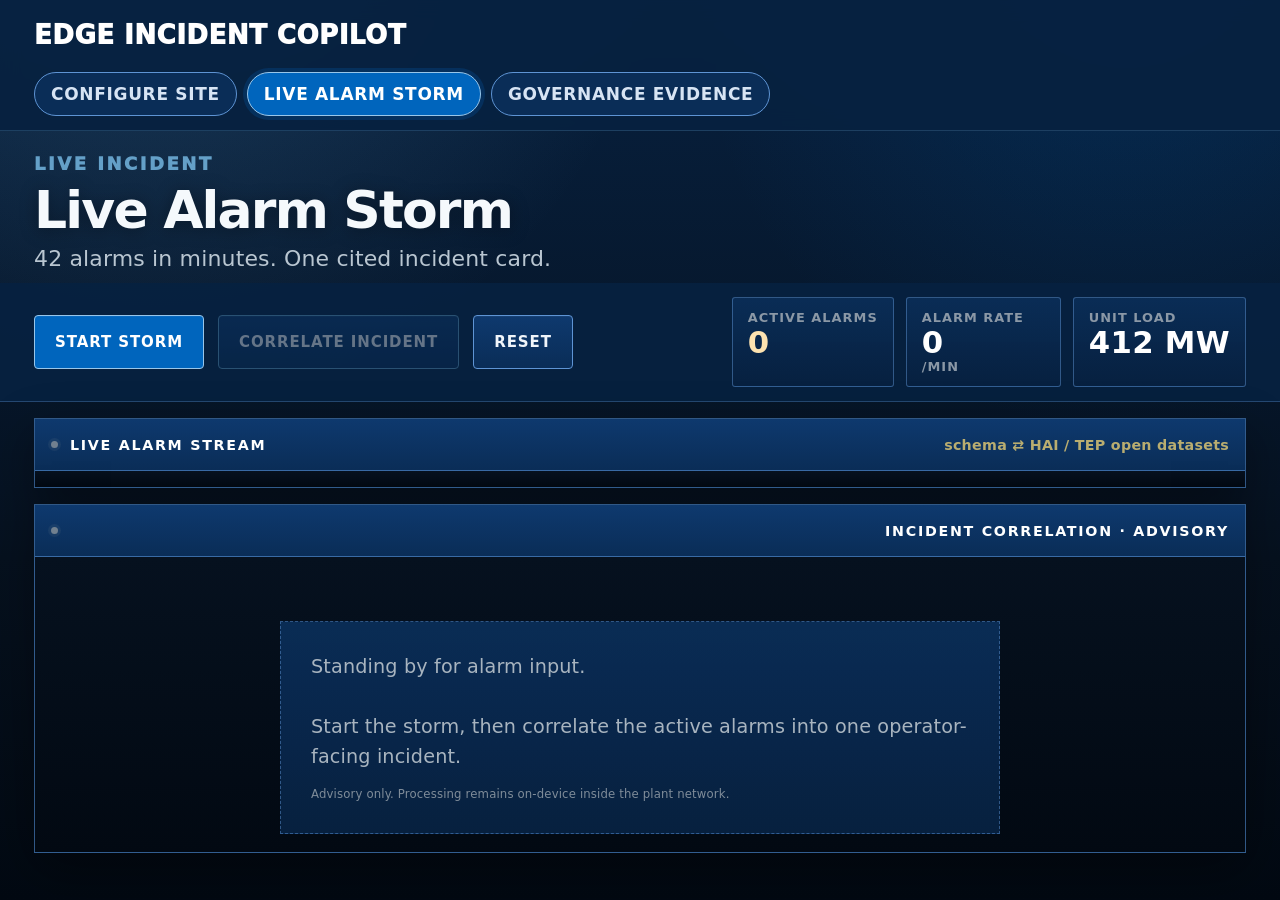
<file: alarm_storm_demo.html>
<!DOCTYPE html>
<html lang="en">
<head>
<meta charset="UTF-8">
<meta name="viewport" content="width=device-width, initial-scale=1.0">
<title>Live Alarm Storm - Edge Incident Copilot</title>
<style>
  :root{
    --bg:#070b0f;
    --bg2:#0b1117;
    --panel:#111820;
    --panel2:#0d141b;
    --panel3:#151e27;
    --line:#26313d;
    --line-soft:#1a232d;
    --text:#d9e2ea;
    --muted:#8b98a6;
    --faint:#5f6d7b;
    --steel:#aab6c2;
    --blue:#6f9fbe;
    --green:#75b77b;
    --red:#d85a5a;
    --orange:#d98a46;
    --yellow:#cbb75a;
    --dim-sev:#778392;
    --shadow:0 18px 50px rgba(0,0,0,.38);
    font-size:15px;
  }
  *{box-sizing:border-box; margin:0; padding:0;}
  html,body{height:100%;}
  body{
    min-height:100vh;
    overflow:hidden;
    display:flex;
    flex-direction:column;
    color:var(--text);
    font-family:"Aptos Display","Segoe UI Variable","Segoe UI",Roboto,system-ui,-apple-system,BlinkMacSystemFont,sans-serif;
    background:
      radial-gradient(circle at 12% -12%, rgba(73,91,108,.24), transparent 34%),
      linear-gradient(180deg,#0a0f14 0%,#070b0f 58%,#05080b 100%);
    letter-spacing:.01em;
  }
  body::before{
    content:"";
    position:fixed;
    inset:0;
    pointer-events:none;
    opacity:.26;
    background-image:linear-gradient(rgba(255,255,255,.025) 1px, transparent 1px),linear-gradient(90deg, rgba(255,255,255,.018) 1px, transparent 1px);
    background-size:32px 32px,32px 32px;
  }

  .statusHooks{display:none;}
  .badge{
    display:inline-flex;
    align-items:center;
    min-height:24px;
    padding:3px 9px;
    border-radius:3px;
    border:1px solid var(--line);
    background:#111922;
    color:#b8c4ce;
    font-size:.68rem;
    font-weight:800;
    letter-spacing:.07em;
    text-transform:uppercase;
    white-space:nowrap;
  }
  .badge.offline{background:#132015; color:#a9d5a9; border-color:#315437;}
  .badge.llm{background:#121b23; color:#b7cad8; border-color:#334657;}
  .badge.data{background:#171a20; color:#d4c47a; border-color:#5c5130;}

  .toolbar{
    position:relative;
    z-index:1;
    display:grid;
    grid-template-columns:auto auto auto 1fr;
    gap:10px;
    align-items:center;
    padding:12px 18px;
    background:rgba(12,19,26,.92);
    border-bottom:1px solid var(--line-soft);
  }
  button{
    font-family:inherit;
    font-size:.86rem;
    font-weight:800;
    letter-spacing:.06em;
    text-transform:uppercase;
    padding:10px 16px;
    border-radius:3px;
    border:1px solid #344250;
    cursor:pointer;
    background:linear-gradient(180deg,#1a2530,#121a22);
    color:#d3dde5;
    transition:border-color .15s, background .15s, transform .15s;
    box-shadow:inset 0 1px 0 rgba(255,255,255,.04);
  }
  button:hover{border-color:#698094; background:linear-gradient(180deg,#202c38,#151f28);}
  button:active{transform:translateY(1px);}
  button:disabled{opacity:.38; cursor:not-allowed; transform:none;}
  #btnStorm{border-color:#8e633a; color:#f0c38f;}
  #btnCorrelate{border-color:#526f86; color:#d6e5ef;}
  #btnCorrelate.pulse{animation:pulse 1.3s infinite;}
  @keyframes pulse{0%,100%{box-shadow:0 0 0 0 rgba(111,159,190,.34);}50%{box-shadow:0 0 0 7px rgba(111,159,190,0);}}

  .stats{
    justify-self:end;
    display:grid;
    grid-template-columns:repeat(3, minmax(112px,auto));
    gap:10px;
    color:var(--muted);
    font-size:.72rem;
    font-weight:800;
    letter-spacing:.08em;
    text-transform:uppercase;
  }
  .stats span{
    display:flex;
    flex-direction:column;
    gap:1px;
    min-width:112px;
    padding:8px 12px;
    background:#0b1117;
    border:1px solid var(--line-soft);
    border-radius:3px;
  }
  .stats b{color:#edf3f7; font-size:1.55rem; line-height:1.05; letter-spacing:.01em;}
  .stats .alarmcount b{color:#ffb5aa;}

  main{
    position:relative;
    z-index:1;
    flex:1;
    display:grid;
    grid-template-columns:minmax(420px,.95fr) minmax(480px,1.05fr);
    gap:12px;
    min-height:0;
    padding:12px;
  }

  .alarmPanel,
  .incidentPanel{
    display:flex;
    flex-direction:column;
    min-height:0;
    overflow:hidden;
    background:linear-gradient(180deg,rgba(17,24,32,.96),rgba(10,15,20,.96));
    border:1px solid var(--line);
    box-shadow:var(--shadow);
  }
  .panelTitle{
    display:flex;
    align-items:center;
    justify-content:space-between;
    gap:12px;
    min-height:36px;
    padding:9px 12px;
    font-size:.78rem;
    font-weight:900;
    letter-spacing:.12em;
    text-transform:uppercase;
    color:#c4ced8;
    background:linear-gradient(180deg,#18222c,#111922);
    border-bottom:1px solid var(--line);
  }
  .panelTitle::before{
    content:"";
    width:7px;
    height:7px;
    border-radius:50%;
    background:#71808f;
    box-shadow:0 0 0 3px rgba(113,128,143,.12);
    flex:0 0 auto;
  }
  .panelTitle span{margin-left:auto; color:#b9ad70 !important; font-weight:700; text-transform:none; letter-spacing:.02em;}

  #alarmList{
    flex:1;
    overflow-y:auto;
    padding:8px;
    background:linear-gradient(180deg,#0a1016,#080d12);
  }
  #alarmList::-webkit-scrollbar,
  #incidentBody::-webkit-scrollbar{width:10px;}
  #alarmList::-webkit-scrollbar-thumb,
  #incidentBody::-webkit-scrollbar-thumb{background:#26313d; border:2px solid #0a1016;}
  .alarm{
    display:grid;
    grid-template-columns:76px 62px minmax(92px,120px) minmax(0,1fr);
    gap:8px;
    align-items:center;
    min-height:34px;
    padding:7px 9px;
    margin-bottom:4px;
    border:1px solid #1a232d;
    border-left:5px solid #596575;
    border-radius:2px;
    background:#101820;
    font-size:.86rem;
    line-height:1.25;
    animation:slidein .22s ease;
  }
  @keyframes slidein{from{opacity:0; transform:translateY(-5px);}to{opacity:1; transform:translateY(0);}}
  .alarm span{min-width:0; overflow:hidden; text-overflow:ellipsis; white-space:nowrap;}
  .alarm .t{color:#a3afba; font-size:.8rem; font-weight:700;}
  .alarm .sev{font-size:.72rem; font-weight:900; letter-spacing:.08em; text-transform:uppercase;}
  .alarm .tag{color:#e2edf5; font-size:.84rem; font-weight:900;}
  .alarm.CRITICAL{background:linear-gradient(90deg,rgba(152,48,43,.72),rgba(31,23,25,.96)); border-left-color:#ff6b5f; border-color:#8d3c35; box-shadow:0 0 0 1px rgba(216,90,90,.2);}
  .alarm.CRITICAL .sev{color:#ffd0ca;}
  .alarm.HIGH{background:linear-gradient(90deg,rgba(103,62,31,.40),rgba(18,24,30,.92)); border-left-color:var(--orange); border-color:#4c3828;}
  .alarm.HIGH .sev{color:#f0be89;}
  .alarm.MEDIUM{background:linear-gradient(90deg,rgba(90,78,33,.34),rgba(18,24,30,.92)); border-left-color:var(--yellow); border-color:#474126;}
  .alarm.MEDIUM .sev{color:#dfd287;}
  .alarm.LOW{background:#101820; border-left-color:#5b6775;}
  .alarm.LOW .sev{color:#8794a2;}

  #incidentBody{
    flex:1;
    overflow-y:auto;
    padding:14px;
    background:linear-gradient(180deg,#0c1218,#080c11);
  }
  .placeholder{
    max-width:560px;
    margin:46px auto 0;
    color:#a8b4bf;
    font-size:1.08rem;
    line-height:1.55;
    padding:24px;
    text-align:left;
    background:#101820;
    border:1px dashed #33404d;
  }
  .placeholder b{color:#dce8ef !important;}
  .placeholder span{display:block; margin-top:14px; color:#7f8c99; font-size:.78rem !important;}
  .spinner{display:none; text-align:center; margin:46px auto; padding:28px; color:#c8d8e2; background:#101820; border:1px solid var(--line); max-width:480px;}
  .spinnerLabel{font-size:1.22rem; font-weight:900; letter-spacing:.08em; text-transform:uppercase;}
  .spinner .dots::after{content:""; animation:dots 1.2s steps(4) infinite;}
  @keyframes dots{0%{content:"";}25%{content:".";}50%{content:"..";}75%{content:"...";}}
  .stage{font-size:.92rem; color:var(--muted); margin-top:10px;}

  .card{
    background:#101820;
    border:1px solid #33404d;
    box-shadow:var(--shadow);
    animation:slidein .3s ease;
  }
  .card h2{
    display:flex;
    align-items:center;
    gap:10px;
    padding:16px 18px;
    color:#fff2ef;
    background:linear-gradient(90deg,rgba(132,40,36,.92),rgba(33,24,26,.96));
    border-bottom:1px solid #743630;
    border-left:8px solid #ff6b5f;
    font-size:1.45rem;
    font-weight:950;
    line-height:1.2;
  }
  .card .meta{
    padding:10px 18px;
    color:#b8c3cd;
    background:#0c1218;
    border-bottom:1px solid var(--line-soft);
    font-size:.9rem;
    font-weight:750;
  }
  .section{padding:16px 18px; border-bottom:1px solid var(--line-soft);}
  .section:last-child{border-bottom:0;}
  .section h3{
    display:flex;
    align-items:center;
    gap:8px;
    margin-bottom:10px;
    color:#c6d0da;
    font-size:.78rem;
    font-weight:900;
    letter-spacing:.12em;
    text-transform:uppercase;
  }
  .rootcause{
    border:1px solid #8d3c35;
    border-left:8px solid #ff6b5f;
    background:linear-gradient(90deg,rgba(126,39,35,.72),rgba(16,24,32,.98));
    padding:18px 20px;
    color:#f3f7fa;
    font-size:1.35rem;
    line-height:1.38;
    font-weight:700;
  }
  .rootcause b{color:#fff1ee;}
  .conf{
    margin-left:auto;
    padding:5px 9px;
    border-radius:2px;
    background:#2c1514;
    color:#ffd0ca;
    border:1px solid #8d3c35;
    font-size:.72rem;
    font-weight:900;
    letter-spacing:.08em;
  }
  .chain{
    position:relative;
    display:grid;
    gap:12px;
    font-size:1.04rem;
    line-height:1.35;
  }
  .chain::before{
    content:"";
    position:absolute;
    left:93px;
    top:18px;
    bottom:18px;
    width:3px;
    background:linear-gradient(180deg,#ff6b5f,#d98a46 48%,#4b5967);
    border-radius:999px;
  }
  .chain li{
    list-style:none;
    display:grid;
    grid-template-columns:78px 24px minmax(0,1fr);
    gap:10px;
    align-items:start;
    padding:0;
    border-bottom:0;
    position:relative;
  }
  .chain .ct{
    color:#d2dbe3;
    font-size:.95rem;
    font-weight:850;
    padding-top:10px;
    text-align:right;
  }
  .chain .node{
    position:relative;
    z-index:1;
    width:17px;
    height:17px;
    margin:11px auto 0;
    border-radius:50%;
    background:#d98a46;
    border:3px solid #101820;
    box-shadow:0 0 0 2px rgba(217,138,70,.55);
  }
  .chain li:first-child .node{
    width:21px;
    height:21px;
    margin-top:9px;
    background:#ff6b5f;
    box-shadow:0 0 0 3px rgba(255,107,95,.38),0 0 22px rgba(255,107,95,.35);
  }
  .chain .event{
    min-height:42px;
    padding:10px 12px;
    background:#0c131a;
    border:1px solid #263340;
    border-left:4px solid #d98a46;
    color:#dce5ed;
    font-weight:720;
  }
  .chain li:first-child .event{
    background:linear-gradient(90deg,rgba(126,39,35,.62),rgba(12,19,26,.98));
    border-color:#8d3c35;
    border-left-color:#ff6b5f;
    color:#fff2ef;
    font-weight:850;
  }
  .cite{
    margin-bottom:6px;
    padding:8px 10px;
    color:#aeb9c4;
    background:#0c131a;
    border:1px solid #222d38;
    border-left:4px solid #566575;
    font-size:.86rem;
    line-height:1.4;
  }
  .cite b{color:#d3dce4;}
  .llmCite{margin-top:8px;}
  .actions{display:grid; gap:10px;}
  .actions li{
    list-style:none;
    padding:13px 14px 13px 42px;
    position:relative;
    background:#0d1710;
    border:1px solid #25392a;
    color:#d8e5d8;
    font-size:1.08rem;
    font-weight:750;
    line-height:1.35;
  }
  .actions li::before{
    content:"";
    position:absolute;
    left:16px;
    top:19px;
    width:10px;
    height:10px;
    border-radius:50%;
    background:var(--green);
  }
  .summary{
    background:#0b1117;
    border:1px solid #222d38;
    padding:10px;
    color:#aeb9c4;
    font-size:.86rem;
    line-height:1.45;
    white-space:pre-wrap;
  }
  .perfline{
    margin:0;
    padding:7px 14px;
    color:#778391 !important;
    background:#090e13;
    border-top:1px solid var(--line-soft);
    font-size:.68rem;
    line-height:1.35;
  }
  .perfline b{color:#a9d3ac;}
  .secondaryReport{
    padding:10px 18px;
    color:#7f8b97;
    background:#090e13;
    border-top:1px solid var(--line-soft);
    font-size:.78rem;
    line-height:1.35;
  }
  .secondaryReport b{color:#aeb8c2;}

  .configurePage .profileVisualRow{
    grid-template-columns:minmax(0,1fr) auto 190px;
    min-height:132px;
  }

  @media (max-width:1500px){
    .configurePage .profileVisualRow{grid-template-columns:minmax(0,1fr) auto 160px;}
  }

  @media (max-width:1180px){
    .configurePage .profileVisualRow{grid-template-columns:1fr;}
    .configurePage .profileFieldVisual{width:100%; max-width:260px;}
    .configurePage .profileVisualRow .statusChip{justify-self:start;}
  }

  @media (max-width:1100px){
    .toolbar{grid-template-columns:1fr 1fr 1fr;}
    .stats{grid-column:1 / -1; justify-self:stretch; grid-template-columns:repeat(3,1fr);}
    main{grid-template-columns:1fr; overflow:auto;}
    body{overflow:auto;}
    .alarmPanel,.incidentPanel{min-height:430px;}
  }
  @media (max-width:720px){
    .toolbar{display:flex; flex-wrap:wrap; padding:10px;}
    button{flex:1 1 160px;}
    .stats{display:grid; grid-template-columns:1fr; width:100%;}
    main{padding:8px; gap:8px;}
    .alarm{grid-template-columns:66px 54px 88px minmax(0,1fr); gap:6px; font-size:.78rem;}
    .chain::before{left:79px;}
    .chain li{grid-template-columns:64px 24px minmax(0,1fr);}
  }
</style>
<link rel="stylesheet" href="demo.css">

</head>
<body class="alarmDemo">

<nav class="demoNav" aria-label="Demo flow">
  <div class="demoBrand">Edge Incident Copilot</div>
  <div class="demoSteps">
    <a class="stepPill" href="configure_site.html">Configure Site</a>
    <a class="stepPill active" href="alarm_storm_demo.html">Live Alarm Storm</a>
    <a class="stepPill" href="compliance.html">Governance Evidence</a>
  </div>
</nav>

<div class="statusHooks statusHooksHidden" aria-hidden="true">
  <span class="badge bigBadge safe">READ-ONLY</span>
  <span class="badge bigBadge safe" id="llmBadge">EDGE LLM: checking...</span>
  <span class="badge bigBadge data" id="dataBadge">DATA: ...</span>
  <span class="badge bigBadge safe">CLOUD: 0 CALLS</span>
  <span class="badge bigBadge warn">ADVISORY ONLY</span>
  <span class="clock" id="clock"></span>
</div>

<header class="alarmPageHero">
  <div>
    <div class="heroKicker">Live Incident</div>
    <h1>Live Alarm Storm</h1>
    <p>42 alarms in minutes. One cited incident card.</p>
  </div>
</header>

<div class="toolbar">
  <button id="btnStorm">Start Storm</button>
  <button id="btnCorrelate" disabled>Correlate Incident</button>
  <button id="btnReset">Reset</button>
  <div class="stats">
    <span class="alarmcount">ACTIVE ALARMS <b id="stAlarms">0</b></span>
    <span>ALARM RATE <b id="stRate">0</b>/min</span>
    <span>UNIT LOAD <b id="stLoad">412 MW</b></span>
  </div>
</div>

<main>
  <div class="alarmPanel">
    <div class="panelTitle">Live Alarm Stream<span id="srcNote"></span></div>
    <div id="alarmList"></div>
  </div>

  <div class="incidentPanel">
    <div class="panelTitle">Incident Correlation · Advisory</div>
    <div id="incidentBody">
      <div class="placeholder" id="placeholder">
        Standing by for alarm input.<br><br>
        Start the storm, then correlate the active alarms into one operator-facing incident.
        <span>Advisory only. Processing remains on-device inside the plant network.</span>
      </div>
      <div class="spinner" id="spinner">
        <div class="spinnerLabel">Edge Analysis Running<span class="dots"></span></div>
        <div class="stage" id="stage"></div>
      </div>
      <div id="result"></div>
    </div>
  </div>
</main>

<!-- REAL-DATA MODE: uncomment the next line to drive the demo from open ICS data.
     alarms_dataset.js is already generated from HAI 21.03 (test1.csv) by dataset_to_alarms.py. -->
<!-- <script src="alarms_dataset.js"></script> -->

<script>
/* ============== DATA SOURCE / OPEN-DATASET GROUNDING ==============
   The alarm stream below ships as a curated synthetic cascade so the demo
   runs by double-click with zero setup. To run it on REAL public ICS
   benchmark data instead:
     1. Download an open dataset:
          HAI  (primary):  github.com/icsdataset/hai   (turbine/boiler/CW SCADA)
          TEP  (backup) :  Tennessee Eastman fault-diagnosis benchmark
     2. python3 dataset_to_alarms.py <dataset>.csv     -> alarms_dataset.js
     3. Add, just above this <script>:
          <script src="alarms_dataset.js"><\/script>
   When window.DATASET_ALARMS is present the demo auto-switches to the
   dataset-derived stream (DATA badge turns purple). For a real customer you
   only swap the CSV + tag mapping + SOP/maintenance docs.
   ================================================================ */

/* ================= CONFIG — edit freely ================= */
const OLLAMA_URL  = "http://localhost:11434";
const OLLAMA_MODEL = "llama3.1";      // or qwen2.5:7b, phi3, ...
const STORM_SPEED_MS = 380;           // delay between alarms
/* ======================================================== */

/* ---------- Synthetic SCADA alarm cascade ---------- */
const ALARMS = [
 ["14:02:13","CRITICAL","CWP-2-MTR","Cooling water pump CWP-2 motor overcurrent trip"],
 ["14:02:14","HIGH","CWP-2-FLW","Cooling water pump CWP-2 discharge flow LOW"],
 ["14:02:15","HIGH","CW-HDR-PRS","Cooling water header pressure LOW"],
 ["14:02:18","MEDIUM","CWP-1-LOAD","Cooling water pump CWP-1 load HIGH (single-pump operation)"],
 ["14:02:22","LOW","AUX-BUS-A","Aux bus A current deviation"],
 ["14:02:31","MEDIUM","LO-CLR-TMP","Lube oil cooler outlet temperature rising"],
 ["14:02:40","HIGH","LO-TMP","Turbine lube oil temperature HIGH"],
 ["14:02:47","LOW","COND-VAC","Condenser vacuum deviation"],
 ["14:02:55","MEDIUM","GEN-STR-TMP","Generator stator cooling water temp rising"],
 ["14:03:05","CRITICAL","BRG-2-TMP","Turbine bearing #2 metal temperature HIGH-HIGH"],
 ["14:03:08","CRITICAL","BRG-3-TMP","Turbine bearing #3 metal temperature HIGH-HIGH"],
 ["14:03:12","HIGH","BRG-1-TMP","Turbine bearing #1 metal temperature HIGH"],
 ["14:03:19","MEDIUM","LO-PRS","Lube oil pressure fluctuation"],
 ["14:03:30","CRITICAL","VIB-ST3","Turbine shaft vibration HIGH (bearing #2/#3 plane)"],
 ["14:03:35","HIGH","VIB-TREND","Vibration trend rate-of-change alarm"],
 ["14:03:41","MEDIUM","GOV-DEV","Governor valve position deviation"],
 ["14:03:48","CRITICAL","ST3-TRIP","TURBINE PROTECTIVE TRIP — ST-3 (vibration + bearing temp)"],
 ["14:03:49","CRITICAL","GEN-BRK","Generator breaker 52G-3 OPEN"],
 ["14:03:49","HIGH","ST3-SPD","Turbine speed decaying — coast-down initiated"],
 ["14:03:50","HIGH","MS-PRS","Main steam pressure rising — turbine trip"],
 ["14:03:51","HIGH","BYP-VLV","HP bypass valve OPEN — auto"],
 ["14:03:52","MEDIUM","RH-TMP","Reheat steam temperature deviation"],
 ["14:03:53","HIGH","HRSG3-LVL","HRSG-3 drum level transient HIGH"],
 ["14:03:54","MEDIUM","FW-FLW","Feedwater flow mismatch"],
 ["14:03:55","HIGH","GT3-RB","Gas turbine GT-3 runback initiated"],
 ["14:03:56","MEDIUM","GT3-EXH","GT-3 exhaust temperature spread alarm"],
 ["14:03:57","LOW","DEAER-PRS","Deaerator pressure deviation"],
 ["14:03:58","MEDIUM","COND-LVL","Condenser hotwell level rising"],
 ["14:03:59","LOW","CEP-LOAD","Condensate pump load change"],
 ["14:04:00","HIGH","UNIT-MW","Unit 3 load rejection — output 412→0 MW"],
 ["14:04:02","MEDIUM","FREQ-DEV","Grid frequency support deviation notice"],
 ["14:04:04","LOW","TRAFO-TAP","Main transformer tap changer operation"],
 ["14:04:07","MEDIUM","SEAL-STM","Gland seal steam pressure deviation"],
 ["14:04:10","LOW","DC-CHG","DC charger load step"],
 ["14:04:13","MEDIUM","TG-JACK","Jacking oil pump auto-start"],
 ["14:04:16","LOW","HVAC-CR","Control room HVAC load alarm"],
 ["14:04:20","MEDIUM","BRG-2-TMP","Bearing #2 temperature still HIGH — coast-down"],
 ["14:04:25","LOW","CW-CHEM","Cooling water chemistry sampler offline"],
 ["14:04:31","MEDIUM","LO-TNK-LVL","Lube oil tank level transient"],
 ["14:04:38","LOW","AUX-STM","Auxiliary steam header pressure deviation"],
 ["14:04:45","MEDIUM","ST3-ECC","Turbine shaft eccentricity monitor — coast-down watch"],
 ["14:04:52","LOW","OPC-LINK","OPC-UA historian buffer backlog (local)"]
];

/* ---------- Simulated RAG knowledge base ---------- */
const RAG_DOCS = [
 {id:"WO-2026-0871", title:"Work Order (3 weeks ago)", text:"CWP-2 motor: abnormal vibration and elevated winding temperature noted during routine inspection. Bearing replacement recommended. Maintenance DEFERRED to next planned outage due to parts lead time."},
 {id:"SOP-114", title:"SOP — Turbine Trip on High Vibration / Bearing Temp", text:"Following protective trip: confirm coast-down, keep jacking & lube oil pumps in service, do not restart until bearing inspection complete and cooling water system redundancy restored."},
 {id:"INC-2024-031", title:"Past Incident Report", text:"Similar event 2024: single cooling water pump trip at full load led to bearing temperature excursion within 90 seconds. Recommendation: treat CW pump trips at >90% load as imminent turbine trip risk."}
];

/* ---------- Source selection: real open dataset overrides synthetic ---------- */
const DATA_FROM_DATASET = Array.isArray(window.DATASET_ALARMS) && window.DATASET_ALARMS.length > 0;
const ACTIVE_ALARMS = DATA_FROM_DATASET ? window.DATASET_ALARMS : ALARMS;
const ACTIVE_RAG    = (DATA_FROM_DATASET && Array.isArray(window.DATASET_RAG)) ? window.DATASET_RAG : RAG_DOCS;

/* ---------- Pre-computed analysis (mock mode + ground truth) ---------- */
const MOCK_RESULT = {
 title:"INCIDENT #2026-0610-A — Unit 3 Turbine Trip",
 rootcause:"<b>Cooling water pump CWP-2 motor failure</b> (overcurrent trip at 14:02:13). Loss of cooling capacity at full load caused lube oil and bearing temperature excursion, leading to high shaft vibration and a turbine protective trip 95 seconds later. The remaining 35+ alarms are downstream consequences, not independent faults.",
 confidence:"HIGH",
 chain:[
  ["14:02:13","CWP-2 motor overcurrent trip — ROOT CAUSE"],
  ["14:02:15","Cooling water header pressure low → reduced heat removal"],
  ["14:02:40","Lube oil temperature high → bearing oil film degradation"],
  ["14:03:05","Bearing #2/#3 metal temp HIGH-HIGH"],
  ["14:03:30","Shaft vibration HIGH (thermal bow / oil film)"],
  ["14:03:48","Turbine protective trip ST-3 → load rejection, ~35 cascade alarms"]
 ],
 citations:[
  ["WO-2026-0871","CWP-2 abnormal vibration was reported 3 weeks ago; bearing replacement was deferred. Strongly consistent with today's motor failure."],
  ["SOP-114","Post-trip: maintain lube oil & jacking pumps, no restart before bearing inspection and CW redundancy restored."],
  ["INC-2024-031","Identical failure mode in 2024: single CW pump trip at high load → bearing excursion within ~90s."]
 ],
 actions:[
  "Verify turbine coast-down; keep jacking oil and AC lube oil pumps in service (SOP-114).",
  "Isolate CWP-2 electrically; inspect motor bearings — link to deferred WO-2026-0871.",
  "Confirm CWP-1 stable for shutdown cooling loads; restore CW redundancy before any restart.",
  "Schedule bearing #2/#3 inspection before restart clearance.",
  "Flag maintenance-deferral policy for review: deferred CWP-2 work order preceded this trip."
 ],
 summary:"SHIFT HANDOVER — Unit 3, 14:02–14:05\nTurbine ST-3 tripped on high vibration/bearing temperature following CWP-2 motor failure at full load (412 MW). 42 alarms correlated to a single incident. Root cause: CWP-2 motor overcurrent trip (deferred maintenance item WO-2026-0871). Unit in coast-down, lube oil & jacking pumps in service. Restart blocked pending bearing inspection and CW redundancy restoration. No grid penalty event recorded."
};

/* ---------- UI wiring ---------- */
const $ = id => document.getElementById(id);
let alarmCount = 0, stormDone = false, llmOnline = false;

setInterval(()=>{ $("clock").textContent = new Date().toLocaleString(); },1000);
$("clock").textContent = new Date().toLocaleString();

/* Data-provenance badge: show whether we're on a real open dataset or synthetic */
(function(){
  if(DATA_FROM_DATASET){
    const m = window.DATASET_META || {};
    $("dataBadge").textContent = "DATA: " + (m.source_type||"OPEN DATASET") + " (open benchmark)";
    $("srcNote").textContent = "derived from " + (m.source_file||m.source_type||"open ICS dataset");
  }else{
    $("dataBadge").textContent = "DATA: SYNTHETIC CASCADE";
    $("srcNote").textContent = "schema ⇄ HAI / TEP open datasets";
  }
})();

/* Detect local Ollama (optional) */
fetch(OLLAMA_URL+"/api/tags",{signal:AbortSignal.timeout(1500)})
 .then(r=>r.ok?r.json():Promise.reject())
 .then(()=>{ llmOnline=true; $("llmBadge").textContent="EDGE LLM: OLLAMA - "+OLLAMA_MODEL; })
 .catch(()=>{ $("llmBadge").textContent="EDGE LLM: LOCAL (DEMO MODE)"; });

$("btnStorm").onclick = () => {
  $("btnStorm").disabled = true;
  let i = 0;
  const iv = setInterval(()=>{
    if(i >= ACTIVE_ALARMS.length){
      clearInterval(iv); stormDone = true;
      $("btnCorrelate").disabled = false;
      $("btnCorrelate").classList.add("pulse");
      return;
    }
    addAlarm(ACTIVE_ALARMS[i]); i++;
  }, STORM_SPEED_MS);
};

function addAlarm([t,sev,tag,msg]){
  const d = document.createElement("div");
  d.className = "alarm "+sev;
  d.innerHTML = `<span class="t">${t}</span><span class="sev">${sev}</span><span class="tag">${tag}</span><span>${msg}</span>`;
  $("alarmList").prepend(d);
  alarmCount++;
  $("stAlarms").textContent = alarmCount;
  $("stRate").textContent = Math.min(99, Math.round(alarmCount*1.6));
  if(tag==="ST3-TRIP"){ $("stLoad").textContent="0 MW"; $("stLoad").style.color="var(--red)"; }
}

$("btnCorrelate").onclick = async () => {
  $("btnCorrelate").disabled = true;
  $("btnCorrelate").classList.remove("pulse");
  $("placeholder").style.display = "none";
  $("spinner").style.display = "block";
  const t0 = performance.now();

  const stages = [`Normalizing ${ACTIVE_ALARMS.length} alarm events…`,"Building event timeline…","Retrieving context: SOPs · work orders · incident history (local vector DB)…","Running root-cause reasoning on edge LLM…"];
  for(let s of stages){ $("stage").textContent = s; await sleep(llmOnline?900:1100); }

  let result = (DATA_FROM_DATASET ? buildDatasetResult() : MOCK_RESULT), llmNote = "";
  if(llmOnline){
    try{
      const prompt = buildPrompt();
      const r = await fetch(OLLAMA_URL+"/api/generate",{method:"POST",
        body: JSON.stringify({model:OLLAMA_MODEL, prompt, stream:false}),
        signal: AbortSignal.timeout(60000)});
      const j = await r.json();
      llmNote = j.response || "";
    }catch(e){ llmNote = ""; }
  }

  const ms = ((performance.now()-t0)/1000).toFixed(1);
  $("spinner").style.display = "none";
  renderResult(result, ms, llmNote);
};

/* Build a coherent incident card from real dataset-derived alarms (offline mock path).
   Used when alarms_dataset.js is loaded so the analysis matches the data, not CWP-2. */
function buildDatasetResult(){
  const m = window.DATASET_META || {};
  const A = ACTIVE_ALARMS;
  const strip = s => s.replace(/^ROOT CAUSE\s*-\s*/i, "");
  const rc = A.find(a=>/ROOT CAUSE/i.test(a[3])) || A[0];
  const chain = A.filter(a=>a[1]==="CRITICAL"||a[1]==="HIGH").slice(0,6)
                 .map(a=>[a[0], `${a[2]} — ${strip(a[3])}`]);
  return {
    title: `INCIDENT — ${m.source_type||"OPEN DATASET"} anomaly window`,
    rootcause: `<b>${rc[2]}</b> shows the first / largest deviation (${rc[0]}: ${strip(rc[3])}). `
             + `${A.length} alarms — derived from the ${m.source_type||"open ICS"} benchmark — correlate to this single onset; `
             + `the later tags are downstream consequences, not independent faults.`,
    confidence: "MEDIUM",
    chain: chain.length ? chain : A.slice(0,6).map(a=>[a[0], `${a[2]} — ${strip(a[3])}`]),
    citations: ACTIVE_RAG.map(d=>[d.id, d.text]),
    actions: [
      `Inspect the asset behind tag ${rc[2]} (earliest deviation in the window).`,
      "Cross-check deferred maintenance / open work orders for that tag.",
      "Confirm redundancy on the affected loop before continuing operation.",
      "Record the correlated incident and attach the shift-handover below."
    ],
    summary: `SHIFT HANDOVER — ${m.source_type||"dataset"} window\n`
           + `${A.length} alarms correlated to one incident. Earliest/strongest deviation: `
           + `${rc[2]} at ${rc[0]}. Source: ${m.source_file||m.source_type||"open ICS benchmark"}. `
           + `Per customer, swap tag mapping + SOP/maintenance docs.`
  };
}

function buildPrompt(){
  const log = ACTIVE_ALARMS.map(a=>`${a[0]} [${a[1]}] ${a[2]}: ${a[3]}`).join("\n");
  const ctx = ACTIVE_RAG.map(d=>`(${d.id}) ${d.title}: ${d.text}`).join("\n");
  return `You are an assistant for power plant operators. Given this alarm log and retrieved context, state the single root cause in 2 sentences.\n\nALARM LOG:\n${log}\n\nRETRIEVED CONTEXT:\n${ctx}\n\nROOT CAUSE:`;
}

function renderResult(r, ms, llmNote){
  $("result").innerHTML = `
  <div class="card">
    <h2>CRITICAL EVENT · ${r.title}</h2>
    <div class="meta">${ACTIVE_ALARMS.length} alarms correlated into 1 incident · edge analysis ${ms}s</div>

    <div class="section">
      <h3>Root Cause <span class="conf">${r.confidence}</span></h3>
      <div class="rootcause">${r.rootcause}</div>
      ${llmNote?`<div class="cite llmCite"><b>Edge LLM (${OLLAMA_MODEL})</b> ${esc(llmNote).slice(0,600)}</div>`:""}
    </div>

    <div class="section">
      <h3>Critical Timeline</h3>
      <ul class="chain">${r.chain.map(c=>`<li><span class="ct">${c[0]}</span><span class="node"></span><span class="event">${c[1]}</span></li>`).join("")}</ul>
    </div>

    <div class="section">
      <h3>Operator Actions</h3>
      <ul class="actions">${r.actions.slice(0,4).map(a=>`<li>${a}</li>`).join("")}</ul>
    </div>

    <div class="section">
      <h3>Evidence</h3>
      ${r.citations.map(c=>`<div class="cite"><b>${c[0]}</b> ${c[1]}</div>`).join("")}
    </div>

    <div class="secondaryReport"><b>Mode:</b> on-device advisory · <b>Cloud:</b> 0 calls · <b>Control write-back:</b> disabled</div>
    <div class="resultCta"><a class="primaryCta" href="compliance.html">View Governance Evidence -></a></div>
  </div>`;
}

$("btnReset").onclick = () => {
  $("alarmList").innerHTML=""; $("result").innerHTML="";
  $("placeholder").style.display="block"; $("spinner").style.display="none";
  alarmCount=0; stormDone=false;
  $("stAlarms").textContent="0"; $("stRate").textContent="0";
  $("stLoad").textContent="412 MW"; $("stLoad").style.color="";
  $("btnStorm").disabled=false; $("btnCorrelate").disabled=true;
  $("btnCorrelate").classList.remove("pulse");
};

const sleep = ms => new Promise(r=>setTimeout(r,ms));
const esc = s => s.replace(/[&<>]/g, c=>({"&":"&amp;","<":"&lt;",">":"&gt;"}[c]));
</script>
</body>
</html>
</file>
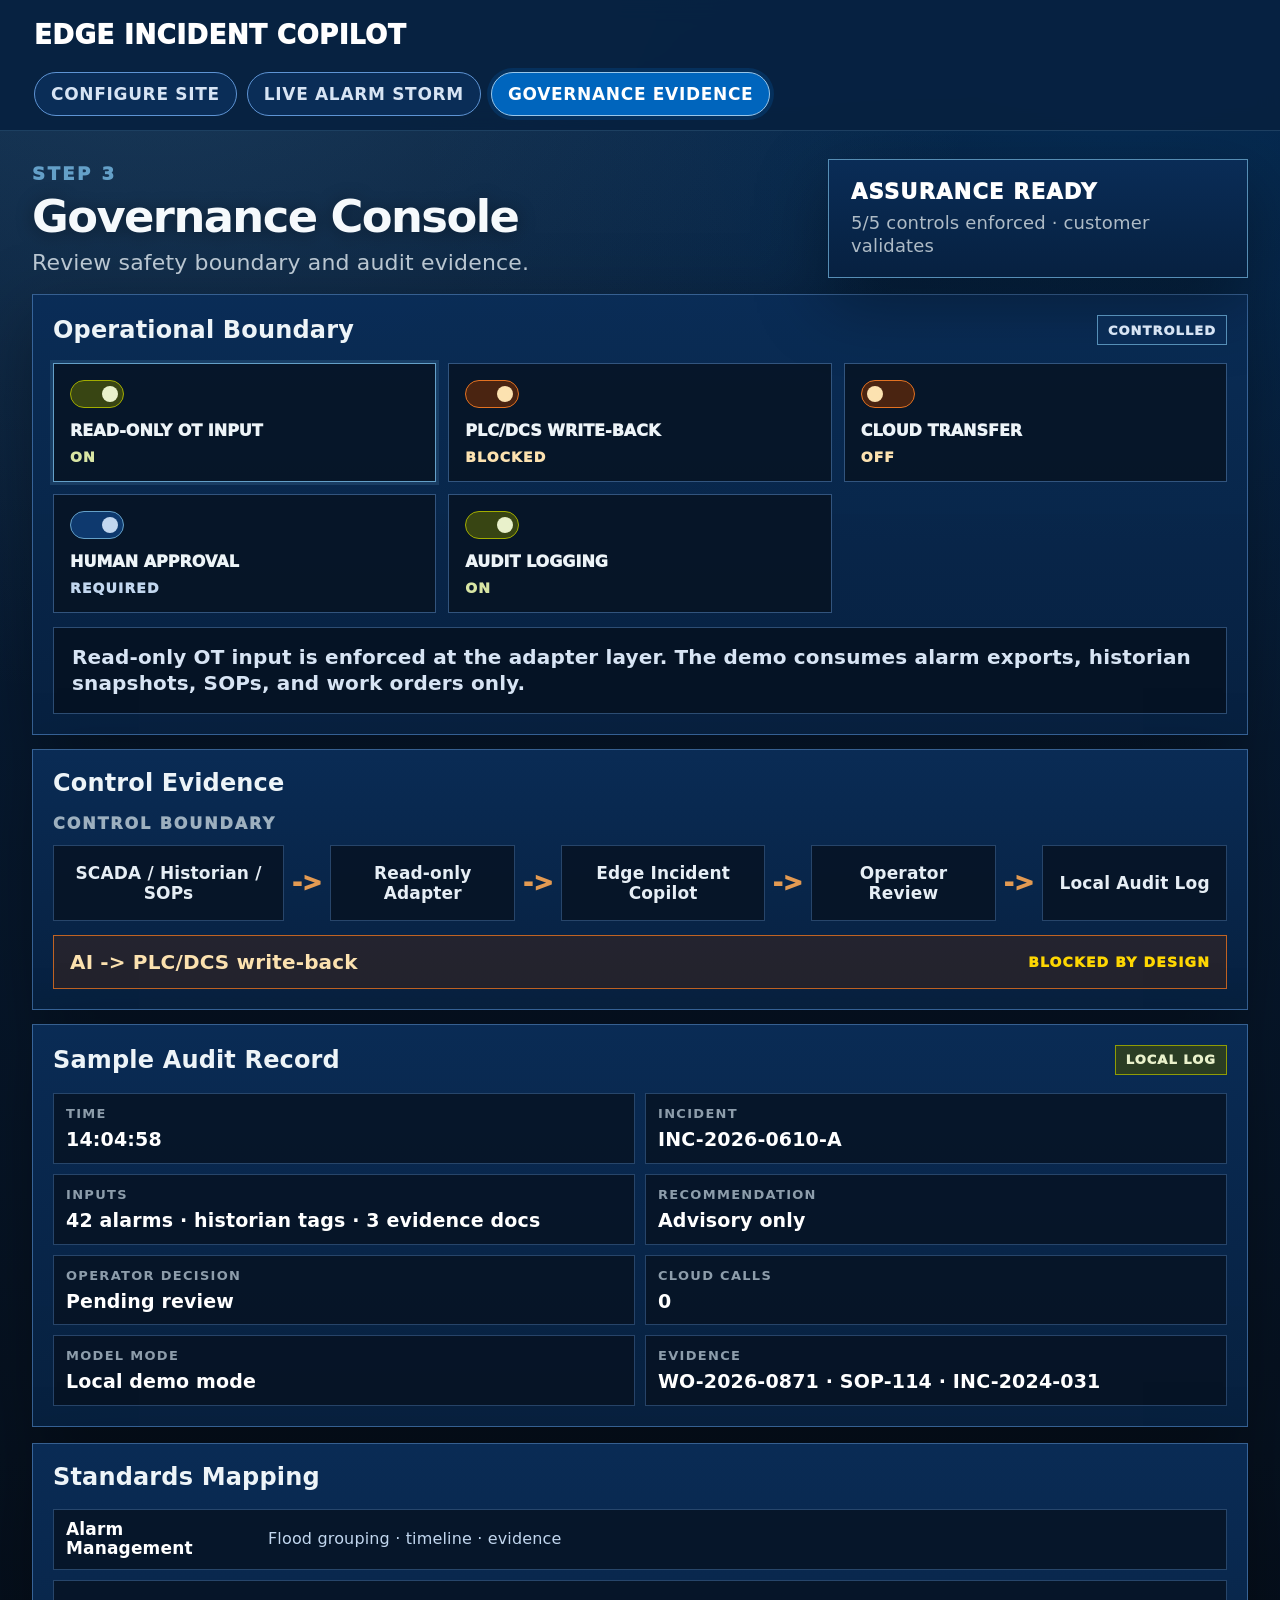
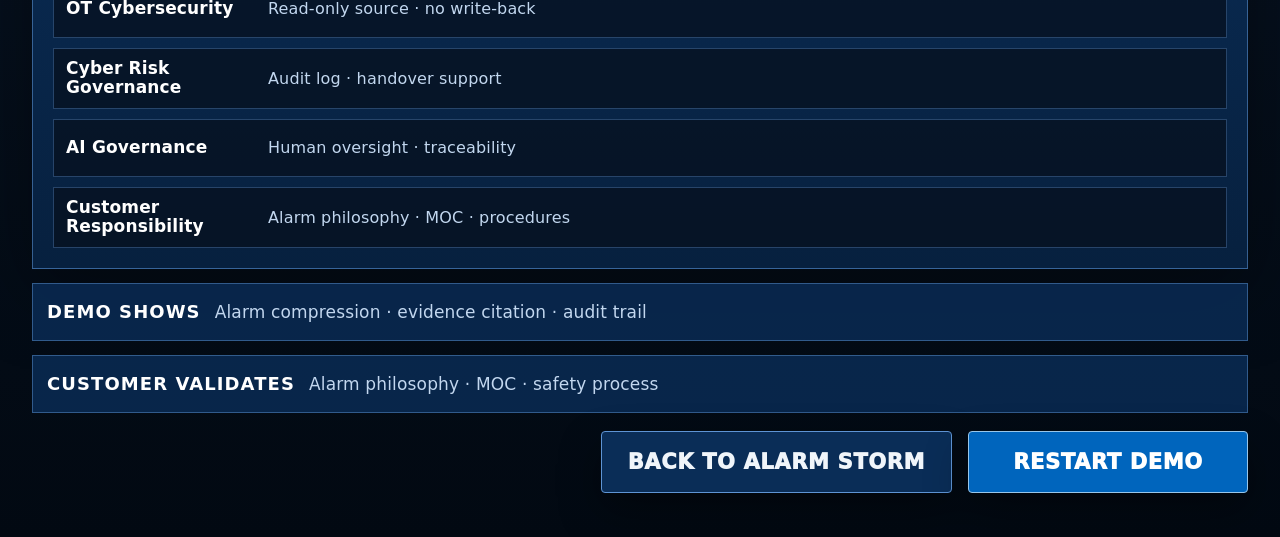
<file: compliance.html>
<!DOCTYPE html>
<html lang="en">
<head>
<meta charset="UTF-8">
<meta name="viewport" content="width=device-width, initial-scale=1.0">
<title>Governance Evidence - Edge Incident Copilot</title>
<link rel="stylesheet" href="demo.css">
</head>
<body class="demoPage">
  <nav class="demoNav" aria-label="Demo flow">
    <div class="demoBrand">Edge Incident Copilot</div>
    <div class="demoSteps">
      <a class="stepPill" href="configure_site.html">Configure Site</a>
      <a class="stepPill" href="alarm_storm_demo.html">Live Alarm Storm</a>
      <a class="stepPill active" href="compliance.html">Governance Evidence</a>
    </div>
  </nav>

  <main class="consoleShell governanceShell">
    <section class="consoleHeader">
      <div>
        <div class="heroKicker">Step 3</div>
        <h1>Governance Console</h1>
        <p>Review safety boundary and audit evidence.</p>
      </div>
      <aside class="consoleStatus review">
        <strong>ASSURANCE READY</strong>
        <span>5/5 controls enforced · customer validates</span>
      </aside>
    </section>

    <section class="operationalBoundary" aria-label="Operational boundary controls">
      <div class="panelHeading">
        <h2>Operational Boundary</h2>
        <span class="statusChip locked">CONTROLLED</span>
      </div>
      <div class="toggleGrid">
        <button class="governanceToggle on active" type="button" data-detail="Read-only OT input is enforced at the adapter layer. The demo consumes alarm exports, historian snapshots, SOPs, and work orders only."><span></span><b>READ-ONLY OT INPUT</b><em>ON</em></button>
        <button class="governanceToggle blocked" type="button" data-detail="PLC and DCS write-back paths are not implemented in this demo. The copilot cannot acknowledge, suppress, trip, open, close, or write control values."><span></span><b>PLC/DCS WRITE-BACK</b><em>BLOCKED</em></button>
        <button class="governanceToggle off" type="button" data-detail="The demo runs from local static files. Incident reasoning uses deterministic fallback mode unless a local Ollama runtime is available."><span></span><b>CLOUD TRANSFER</b><em>OFF</em></button>
        <button class="governanceToggle review" type="button" data-detail="Recommendations are advisory. Operators review evidence before acting through existing plant procedures and systems."><span></span><b>HUMAN APPROVAL</b><em>REQUIRED</em></button>
        <button class="governanceToggle on" type="button" data-detail="The demo shows the audit evidence pattern: incident time, inputs, model mode, recommendation, operator decision state, and cited documents."><span></span><b>AUDIT LOGGING</b><em>ON</em></button>
      </div>
      <div class="controlDetail" id="controlDetail">Read-only OT input is enforced at the adapter layer. The demo consumes alarm exports, historian snapshots, SOPs, and work orders only.</div>
    </section>

    <section class="governanceLayout governanceTwoCol" aria-label="Governance evidence console">
      <div class="evidenceColumn">
        <section class="configPanel compactPanel">
          <div class="panelHeading"><h2>Control Evidence</h2></div>
          <h3 class="subPanelTitle">Control Boundary</h3>
          <div class="controlDiagram" aria-label="Read-only advisory control boundary">
            <div>SCADA / Historian / SOPs</div>
            <span>-></span>
            <div>Read-only Adapter</div>
            <span>-></span>
            <div>Edge Incident Copilot</div>
            <span>-></span>
            <div>Operator Review</div>
            <span>-></span>
            <div>Local Audit Log</div>
          </div>
          <div class="blockedPath"><b>AI -> PLC/DCS write-back</b><span>Blocked by design</span></div>
        </section>

        <section class="configPanel compactPanel">
          <div class="panelHeading"><h2>Sample Audit Record</h2><span class="statusChip local">LOCAL LOG</span></div>
          <div class="auditRecord">
            <div><b>Time</b><span>14:04:58</span></div>
            <div><b>Incident</b><span>INC-2026-0610-A</span></div>
            <div><b>Inputs</b><span>42 alarms · historian tags · 3 evidence docs</span></div>
            <div><b>Recommendation</b><span>Advisory only</span></div>
            <div><b>Operator decision</b><span>Pending review</span></div>
            <div><b>Cloud calls</b><span>0</span></div>
            <div><b>Model mode</b><span>Local demo mode</span></div>
            <div><b>Evidence</b><span>WO-2026-0871 · SOP-114 · INC-2024-031</span></div>
          </div>
        </section>
      </div>

      <aside class="configPanel matrixPanel compactMapping">
        <div class="panelHeading"><h2>Standards Mapping</h2></div>
        <div class="mappingList" aria-label="Standards mapping">
          <div><b>Alarm Management</b><span>Flood grouping · timeline · evidence</span></div>
          <div><b>OT Cybersecurity</b><span>Read-only source · no write-back</span></div>
          <div><b>Cyber Risk Governance</b><span>Audit log · handover support</span></div>
          <div><b>AI Governance</b><span>Human oversight · traceability</span></div>
          <div><b>Customer Responsibility</b><span>Alarm philosophy · MOC · procedures</span></div>
        </div>
      </aside>

    </section>



    <section class="responsibilityBar" aria-label="Demo and customer responsibility">
      <div><b>Demo shows</b><span>Alarm compression · evidence citation · audit trail</span></div>
      <div><b>Customer validates</b><span>Alarm philosophy · MOC · safety process</span></div>
    </section>

    <div class="ctaRow consoleCta">
      <a class="secondaryCta" href="alarm_storm_demo.html">Back to Alarm Storm</a>
      <a class="primaryCta" href="configure_site.html">Restart Demo</a>
    </div>
  </main>
  <script>
    document.querySelectorAll(".governanceToggle").forEach(function(toggle){
      toggle.addEventListener("click", function(){
        document.querySelectorAll(".governanceToggle").forEach(function(item){ item.classList.remove("active"); });
        toggle.classList.add("active");
        document.getElementById("controlDetail").textContent = toggle.dataset.detail;
      });
    });
  </script>
</body>
</html>
</file>
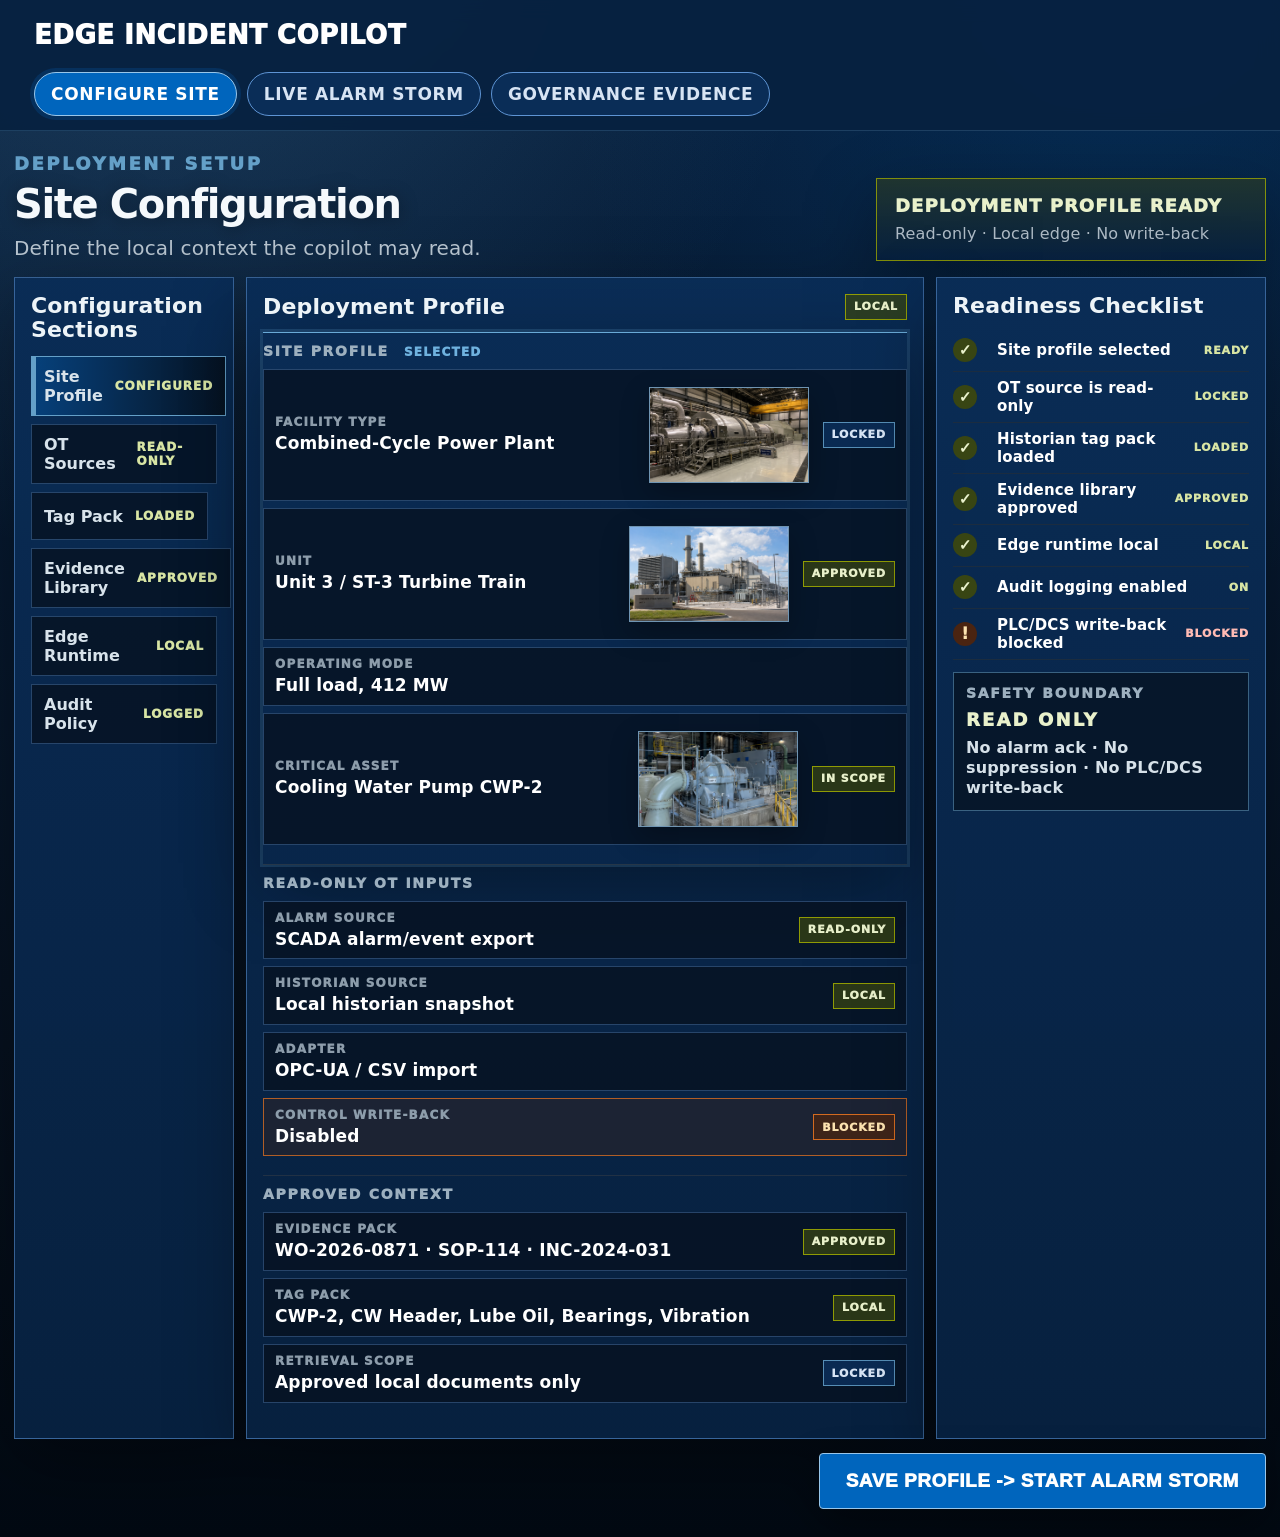
<file: configure_site.html>
<!DOCTYPE html>
<html lang="en">
<head>
<meta charset="UTF-8">
<meta name="viewport" content="width=device-width, initial-scale=1.0">
<title>Configure Site - Edge Incident Copilot</title>
<link rel="stylesheet" href="demo.css">
</head>
<body class="demoPage configurePage">
  <nav class="demoNav" aria-label="Demo flow">
    <div class="demoBrand">Edge Incident Copilot</div>
    <div class="demoSteps">
      <a class="stepPill active" href="configure_site.html">Configure Site</a>
      <a class="stepPill" href="alarm_storm_demo.html">Live Alarm Storm</a>
      <a class="stepPill" href="compliance.html">Governance Evidence</a>
    </div>
  </nav>

  <main class="consoleShell">
    <section class="consoleHeader">
      <div>
        <div class="heroKicker">Deployment Setup</div>
        <h1>Site Configuration</h1>
        <p>Define the local context the copilot may read.</p>
      </div>
      <aside class="consoleStatus">
        <strong>DEPLOYMENT PROFILE READY</strong>
        <span>Read-only · Local edge · No write-back</span>
      </aside>
    </section>

    <section class="panelLayout configLayout" aria-label="Site configuration panel">
      <aside class="sideMenu" aria-label="Configuration sections">
        <h2>Configuration Sections</h2>
        <button class="sideMenuItem active" type="button" data-target="siteProfile"><span>Site Profile</span><b>Configured</b></button>
        <button class="sideMenuItem" type="button" data-target="otInputs"><span>OT Sources</span><b>Read-only</b></button>
        <button class="sideMenuItem" type="button" data-target="approvedContext"><span>Tag Pack</span><b>Loaded</b></button>
        <button class="sideMenuItem" type="button" data-target="approvedContext"><span>Evidence Library</span><b>Approved</b></button>
        <button class="sideMenuItem" type="button" data-target="readiness"><span>Edge Runtime</span><b>Local</b></button>
        <button class="sideMenuItem" type="button" data-target="readiness"><span>Audit Policy</span><b>Logged</b></button>
      </aside>

      <section class="configPanel" aria-label="Deployment profile">
        <div class="panelHeading">
          <h2>Deployment Profile</h2>
          <span class="statusChip local">LOCAL</span>
        </div>

        <div class="fieldGroup activeGroup visualFieldGroup" id="siteProfile">
          <div class="fieldGroupHeader"><h3>Site Profile</h3></div>
          <div class="fieldRow profileVisualRow"><div><span class="fieldLabel">Facility Type</span><span class="fieldValue">Combined-Cycle Power Plant</span></div><img class="profileFieldVisual" src="images/config-site-profile.png" alt="Facility type site profile visual"><span class="statusChip locked">LOCKED</span></div>
          <div class="fieldRow profileVisualRow"><div><span class="fieldLabel">Unit</span><span class="fieldValue">Unit 3 / ST-3 Turbine Train</span></div><img class="profileFieldVisual" src="images/config-ot-inputs.png" alt="Unit turbine train visual"><span class="statusChip approved">APPROVED</span></div>
          <div class="fieldRow"><div><span class="fieldLabel">Operating Mode</span><span class="fieldValue">Full load, 412 MW</span></div></div>
          <div class="fieldRow profileVisualRow"><div><span class="fieldLabel">Critical Asset</span><span class="fieldValue">Cooling Water Pump CWP-2</span></div><img class="profileFieldVisual" src="images/config-approved-context.png" alt="Critical asset cooling water pump visual"><span class="statusChip approved">IN SCOPE</span></div>
        </div>

        <div class="fieldGroup visualFieldGroup" id="otInputs">
          <div class="fieldGroupHeader"><h3>Read-only OT Inputs</h3></div>
          <div class="fieldRow"><div><span class="fieldLabel">Alarm Source</span><span class="fieldValue">SCADA alarm/event export</span></div><span class="statusChip readOnly">READ-ONLY</span></div>
          <div class="fieldRow"><div><span class="fieldLabel">Historian Source</span><span class="fieldValue">Local historian snapshot</span></div><span class="statusChip local">LOCAL</span></div>
          <div class="fieldRow"><div><span class="fieldLabel">Adapter</span><span class="fieldValue">OPC-UA / CSV import</span></div></div>
          <div class="fieldRow blocked"><div><span class="fieldLabel">Control Write-back</span><span class="fieldValue">Disabled</span></div><span class="statusChip blocked">BLOCKED</span></div>
        </div>

        <div class="fieldGroup visualFieldGroup" id="approvedContext">
          <div class="fieldGroupHeader"><h3>Approved Context</h3></div>
          <div class="fieldRow"><div><span class="fieldLabel">Evidence Pack</span><span class="fieldValue">WO-2026-0871 · SOP-114 · INC-2024-031</span></div><span class="statusChip approved">APPROVED</span></div>
          <div class="fieldRow"><div><span class="fieldLabel">Tag Pack</span><span class="fieldValue">CWP-2, CW Header, Lube Oil, Bearings, Vibration</span></div><span class="statusChip local">LOCAL</span></div>
          <div class="fieldRow"><div><span class="fieldLabel">Retrieval Scope</span><span class="fieldValue">Approved local documents only</span></div><span class="statusChip locked">LOCKED</span></div>
        </div>
      </section>

      <aside class="readinessPanel" id="readiness" aria-label="Readiness checklist">
        <div class="panelHeading">
          <h2>Readiness Checklist</h2>
        </div>
        <div class="checkRow"><span>✓</span><b>Site profile selected</b><em>Ready</em></div>
        <div class="checkRow"><span>✓</span><b>OT source is read-only</b><em>Locked</em></div>
        <div class="checkRow"><span>✓</span><b>Historian tag pack loaded</b><em>Loaded</em></div>
        <div class="checkRow"><span>✓</span><b>Evidence library approved</b><em>Approved</em></div>
        <div class="checkRow"><span>✓</span><b>Edge runtime local</b><em>Local</em></div>
        <div class="checkRow"><span>✓</span><b>Audit logging enabled</b><em>On</em></div>
        <div class="checkRow blocked"><span>!</span><b>PLC/DCS write-back blocked</b><em>Blocked</em></div>

        <div class="safetyMiniPanel compactSafety">
          <h3>Safety Boundary</h3>
          <div class="safetyStatus"><b>READ ONLY</b><span>No alarm ack · No suppression · No PLC/DCS write-back</span></div>
        </div>
      </aside>
    </section>

    <div class="ctaRow consoleCta">
      <button class="primaryCta" id="saveConfig">Save Profile -> Start Alarm Storm</button>
    </div>
  </main>

  <script>
    document.querySelectorAll(".sideMenuItem").forEach(function(item){
      item.addEventListener("click", function(){
        document.querySelectorAll(".sideMenuItem").forEach(function(row){ row.classList.remove("active"); });
        item.classList.add("active");
        document.querySelectorAll(".fieldGroup, .readinessPanel").forEach(function(panel){ panel.classList.remove("activeGroup"); });
        var target = document.getElementById(item.dataset.target);
        if(target){
          target.classList.add("activeGroup");
          target.scrollIntoView({behavior:"smooth", block:"center"});
        }
      });
    });

    document.getElementById("saveConfig").addEventListener("click", function(){
      localStorage.setItem("siteConfigured", "true");
      window.location.href = "alarm_storm_demo.html";
    });
  </script>
</body>
</html>
</file>
<file: demo.css>
:root{
  --demo-bg:#060a0e;
  --demo-bg-2:#0b1117;
  --demo-panel:#101820;
  --demo-panel-2:#151f29;
  --demo-line:#2b3744;
  --demo-line-soft:#1b2530;
  --demo-text:#e4edf4;
  --demo-muted:#9aa8b5;
  --demo-blue:#6fb2df;
  --demo-green:#8ed08d;
  --demo-red:#ff6b5f;
  --demo-orange:#e39a52;
  --demo-yellow:#dbc663;
  --demo-shadow:0 24px 70px rgba(0,0,0,.44);
}

*{box-sizing:border-box;}
html{background:var(--demo-bg);}
body.demoPage,
body.presentationPage{
  min-height:100vh;
  margin:0;
  color:var(--demo-text);
  font-family:"Segoe UI Variable","Segoe UI",system-ui,-apple-system,BlinkMacSystemFont,sans-serif;
  background:
    radial-gradient(circle at 12% -8%, rgba(111,178,223,.22), transparent 33%),
    radial-gradient(circle at 86% 4%, rgba(227,154,82,.14), transparent 30%),
    linear-gradient(180deg,#0b1117 0%,#060a0e 62%,#04070a 100%);
  letter-spacing:.01em;
}
body.demoPage::before,
body.presentationPage::before{
  content:"";
  position:fixed;
  inset:0;
  pointer-events:none;
  opacity:.22;
  background-image:linear-gradient(rgba(255,255,255,.034) 1px, transparent 1px),linear-gradient(90deg, rgba(255,255,255,.024) 1px, transparent 1px);
  background-size:36px 36px,36px 36px;
}

.demoNav{
  position:relative;
  z-index:5;
  display:grid;
  grid-template-columns:minmax(260px,1fr) auto;
  gap:22px;
  align-items:center;
  padding:20px 34px 14px;
  border-bottom:1px solid var(--demo-line-soft);
  background:rgba(8,13,18,.9);
  backdrop-filter:blur(10px);
}
.demoBrand{
  color:#f2f7fb;
  font-size:26px;
  font-weight:950;
  letter-spacing:.02em;
  text-transform:uppercase;
}
.demoSteps{
  display:flex;
  flex-wrap:wrap;
  justify-content:flex-end;
  gap:10px;
}
.stepPill{
  display:inline-flex;
  align-items:center;
  min-height:44px;
  padding:10px 16px;
  border:1px solid #344555;
  border-radius:999px;
  background:#111a23;
  color:#c7d2dc;
  font-size:17px;
  font-weight:900;
  text-decoration:none;
  text-transform:uppercase;
  letter-spacing:.04em;
}
.stepPill.active{
  background:linear-gradient(180deg,#f0b15f,#c56c2f);
  border-color:#ffcb84;
  color:#120c07;
  box-shadow:0 0 0 4px rgba(227,154,82,.15);
}
.demoStatusStrip,
.statusHooks{
  position:relative;
  z-index:4;
  display:flex !important;
  flex-wrap:wrap;
  gap:10px;
  align-items:center;
  padding:12px 34px;
  background:rgba(12,19,26,.78);
  border-bottom:1px solid var(--demo-line-soft);
}
.bigBadge,
.badge.bigBadge,
.statusHooks .badge,
.statusHooks .clock{
  display:inline-flex;
  align-items:center;
  min-height:34px;
  padding:7px 12px;
  border-radius:4px;
  border:1px solid #3a4a58;
  background:#121c25;
  color:#cbd7e1;
  font-size:14px;
  font-weight:950;
  letter-spacing:.07em;
  text-transform:uppercase;
  white-space:nowrap;
}
.bigBadge.safe{border-color:#395c3c; background:#102016; color:#bde8bd;}
.bigBadge.warn{border-color:#80562e; background:#24170d; color:#ffd09a;}
.bigBadge.block{border-color:#78403c; background:#251213; color:#ffbbb4;}

.demoShell{
  position:relative;
  z-index:1;
  width:min(1780px, calc(100vw - 64px));
  margin:0 auto;
  padding:34px 0 44px;
}
.demoHero{
  display:grid;
  grid-template-columns:minmax(0,1fr) auto;
  gap:28px;
  align-items:end;
  margin-bottom:26px;
}
.demoHero h1{
  margin:0;
  color:#f5f9fc;
  font-size:clamp(44px,4vw,60px);
  line-height:1.02;
  letter-spacing:-.035em;
}
.demoHero p{
  max-width:1120px;
  margin:14px 0 0;
  color:#b9c6d1;
  font-size:clamp(20px,1.35vw,25px);
  line-height:1.35;
}
.heroKicker{
  color:var(--demo-orange);
  font-size:18px;
  font-weight:950;
  letter-spacing:.14em;
  text-transform:uppercase;
  margin-bottom:10px;
}
.cardGrid{
  display:grid;
  grid-template-columns:repeat(3,minmax(0,1fr));
  gap:18px;
}
.bigCard{
  min-height:235px;
  padding:24px;
  background:linear-gradient(180deg,rgba(21,31,41,.96),rgba(12,18,24,.96));
  border:1px solid var(--demo-line);
  border-top:4px solid #546575;
  box-shadow:var(--demo-shadow);
}
.bigCard h2,
.bigCard h3{
  margin:0 0 16px;
  color:#f3f7fb;
  font-size:clamp(24px,1.8vw,32px);
  line-height:1.1;
}
.bigCard p,
.bigCard li{
  color:#c7d3dd;
  font-size:20px;
  line-height:1.36;
}
.bigCard ul{
  display:grid;
  gap:9px;
  margin:0;
  padding:0;
  list-style:none;
}
.bigCard li::before{
  content:"";
  display:inline-block;
  width:9px;
  height:9px;
  margin-right:10px;
  border-radius:50%;
  background:var(--demo-blue);
  box-shadow:0 0 14px rgba(111,178,223,.5);
}
.boundaryStrip{
  margin:22px 0;
  padding:22px 26px;
  border:1px solid #79413d;
  border-left:10px solid var(--demo-red);
  background:linear-gradient(90deg,rgba(116,42,38,.5),rgba(17,24,32,.92));
  color:#fff0ee;
  font-size:24px;
  font-weight:900;
  line-height:1.3;
  box-shadow:var(--demo-shadow);
}
.ctaRow{display:flex; flex-wrap:wrap; gap:16px; align-items:center; margin-top:24px;}
.primaryCta,
.secondaryCta{
  display:inline-flex;
  align-items:center;
  justify-content:center;
  min-height:62px;
  padding:16px 26px;
  border-radius:4px;
  border:1px solid #ffcb84;
  background:linear-gradient(180deg,#f0b15f,#c56c2f);
  color:#120c07;
  font-size:21px;
  font-weight:950;
  letter-spacing:.03em;
  text-transform:uppercase;
  text-decoration:none;
  cursor:pointer;
  box-shadow:0 18px 42px rgba(0,0,0,.34);
}
.secondaryCta{
  border-color:#405264;
  background:#111b24;
  color:#d8e5ee;
}
.diagramFlow{
  display:flex;
  align-items:stretch;
  gap:12px;
  margin:16px 0 18px;
}
.flowNode{
  flex:1;
  display:flex;
  align-items:center;
  justify-content:center;
  min-height:118px;
  padding:18px;
  border:1px solid #3a4a58;
  background:#111b24;
  color:#eef5f9;
  font-size:23px;
  font-weight:950;
  text-align:center;
}
.flowArrow{
  display:flex;
  align-items:center;
  color:var(--demo-orange);
  font-size:44px;
  font-weight:950;
}
.dangerBlocked{
  margin-top:16px;
  padding:18px 22px;
  border:2px solid var(--demo-red);
  background:#251213;
  color:#ffbbb4;
  font-size:24px;
  font-weight:950;
  text-align:center;
}
.auditCard{
  display:grid;
  grid-template-columns:repeat(4,minmax(0,1fr));
  gap:14px;
  padding:24px;
  border:1px solid var(--demo-line);
  background:linear-gradient(180deg,#15202a,#0d141b);
  box-shadow:var(--demo-shadow);
}
.auditItem{
  padding:14px;
  border:1px solid var(--demo-line-soft);
  background:#0b1218;
  color:#dce7ef;
  font-size:20px;
  line-height:1.25;
}
.auditItem b{
  display:block;
  margin-bottom:6px;
  color:#91a4b4;
  font-size:13px;
  letter-spacing:.1em;
  text-transform:uppercase;
}
.twoCol{display:grid; grid-template-columns:1fr 1fr; gap:18px;}
.closeStatement{
  margin-top:24px;
  padding:26px;
  border:1px solid #3b5540;
  border-left:10px solid var(--demo-green);
  background:linear-gradient(90deg,rgba(37,86,45,.42),rgba(13,20,27,.95));
  color:#e8f8e8;
  font-size:30px;
  font-weight:950;
  line-height:1.25;
}

/* Alarm-page presentation overrides. These intentionally preserve existing IDs and JS hooks. */
body.alarmDemo{
  height:auto !important;
  min-height:100vh;
  overflow:auto !important;
}
.alarmPageHero{
  position:relative;
  z-index:1;
  display:grid;
  grid-template-columns:minmax(0,1fr) auto;
  gap:18px;
  align-items:end;
  padding:22px 34px 10px;
}
.alarmPageHero h1{
  margin:0;
  color:#f5f9fc;
  font-size:52px;
  line-height:1;
  letter-spacing:-.035em;
}
.alarmPageHero p{
  margin:8px 0 0;
  color:#b9c6d1;
  font-size:22px;
  line-height:1.32;
}
.alarmDemo .toolbar{
  grid-template-columns:auto auto auto 1fr;
  gap:14px;
  padding:14px 34px;
}
.alarmDemo button{
  min-height:54px;
  padding:14px 20px;
  font-size:1rem;
  border-radius:4px;
}
.alarmDemo .stats{
  grid-template-columns:repeat(3,minmax(155px,auto));
  gap:12px;
  font-size:.86rem;
}
.alarmDemo .stats span{
  min-width:155px;
  padding:12px 15px;
}
.alarmDemo .stats b{font-size:2.05rem;}
.alarmDemo main{
  flex:unset;
  height:calc(100vh - 270px);
  min-height:640px;
  grid-template-columns:minmax(540px,.95fr) minmax(620px,1.05fr);
  gap:16px;
  padding:16px 34px 24px;
}
.alarmDemo .panelTitle{
  min-height:52px;
  padding:13px 16px;
  font-size:.95rem;
}
.alarmDemo .alarm{
  grid-template-columns:92px 92px minmax(130px,160px) minmax(0,1fr);
  gap:12px;
  min-height:56px;
  padding:12px 14px;
  margin-bottom:8px;
  font-size:1.08rem;
  border-left-width:7px;
}
.alarmDemo .alarm .t{font-size:.98rem;}
.alarmDemo .alarm .sev{font-size:.88rem;}
.alarmDemo .alarm .tag{font-size:1.02rem;}
.alarmDemo #incidentBody{padding:18px;}
.alarmDemo .placeholder{font-size:1.28rem; max-width:720px; padding:30px;}
.alarmDemo .card h2{font-size:1.85rem; padding:20px 22px;}
.alarmDemo .card .meta{font-size:1.05rem; padding:13px 22px;}
.alarmDemo .section{padding:20px 22px;}
.alarmDemo .section h3{font-size:.94rem; margin-bottom:13px;}
.alarmDemo .rootcause{font-size:1.45rem;}
.alarmDemo .chain{font-size:1.12rem; gap:14px;}
.alarmDemo .actions li{font-size:1.14rem;}
.alarmDemo .cite,.alarmDemo .summary,.alarmDemo .secondaryReport{font-size:1rem;}
.resultCta{padding:22px; background:#090e13; border-top:1px solid var(--line-soft);}
.resultCta .primaryCta{width:100%; min-height:66px;}

@media (max-width:1300px){
  .demoNav{grid-template-columns:1fr;}
  .demoSteps{justify-content:flex-start;}
  .cardGrid{grid-template-columns:repeat(2,minmax(0,1fr));}
  .auditCard{grid-template-columns:repeat(2,minmax(0,1fr));}
  .diagramFlow{flex-wrap:wrap;}
  .flowArrow{display:none;}
  .alarmDemo main{height:auto; min-height:0; grid-template-columns:1fr;}
}
@media (max-width:820px){
  .demoShell{width:min(100% - 28px,1780px); padding-top:24px;}
  .demoHero,.alarmPageHero{grid-template-columns:1fr; padding-left:18px; padding-right:18px;}
  .demoNav,.demoStatusStrip,.statusHooks{padding-left:18px; padding-right:18px;}
  .cardGrid,.twoCol,.auditCard{grid-template-columns:1fr;}
  .bigCard{min-height:auto;}
  .boundaryStrip,.closeStatement{font-size:22px;}
  .alarmDemo .toolbar{padding-left:18px; padding-right:18px;}
  .alarmDemo main{padding-left:18px; padding-right:18px;}
}

/* Hidden runtime hooks preserve existing alarm JS IDs without showing an extra status strip. */
.statusHooks.statusHooksHidden{
  display:none !important;
}

/* Console pages: customer-facing configuration and governance panels. */
.consoleShell{
  position:relative;
  z-index:1;
  width:min(1780px, calc(100vw - 64px));
  margin:0 auto;
  padding:28px 0 40px;
}
.consoleHeader{
  display:grid;
  grid-template-columns:minmax(0,1fr) 420px;
  gap:24px;
  align-items:end;
  margin-bottom:22px;
}
.consoleHeader h1{
  margin:0;
  color:#f5f9fc;
  font-size:clamp(42px,3.5vw,54px);
  line-height:1.02;
  letter-spacing:-.035em;
}
.consoleHeader p{
  margin:10px 0 0;
  color:#b9c6d1;
  font-size:22px;
  line-height:1.3;
}
.consoleStatus{
  min-height:94px;
  padding:20px 22px;
  border:1px solid rgba(78,112,84,.8);
  background:linear-gradient(180deg,rgba(18,37,24,.88),rgba(11,18,24,.96));
  box-shadow:var(--demo-shadow);
}
.consoleStatus.review{
  border-color:rgba(128,86,46,.9);
  background:linear-gradient(180deg,rgba(43,30,16,.9),rgba(11,18,24,.96));
}
.consoleStatus strong{
  display:block;
  color:#c9f0ca;
  font-size:21px;
  font-weight:950;
  letter-spacing:.06em;
  text-transform:uppercase;
}
.consoleStatus.review strong{color:#ffd29a;}
.consoleStatus span{
  display:block;
  margin-top:8px;
  color:#aebbc6;
  font-size:18px;
  line-height:1.25;
}
.panelLayout{
  display:grid;
  gap:18px;
}
.configLayout{
  grid-template-columns:300px minmax(680px,1fr) 430px;
  align-items:stretch;
}
.sideMenu,
.configPanel,
.readinessPanel,
.operationalBoundary,
.responsibilityPanel{
  background:linear-gradient(180deg,rgba(17,26,35,.96),rgba(10,15,20,.98));
  border:1px solid rgba(55,70,84,.82);
  box-shadow:var(--demo-shadow);
}
.sideMenu{padding:18px;}
.sideMenu h2,
.panelHeading h2{
  margin:0;
  color:#edf4f8;
  font-size:24px;
  line-height:1.1;
}
.sideMenu h2{margin-bottom:14px;}
.sideMenuItem{
  display:flex;
  align-items:center;
  justify-content:space-between;
  gap:12px;
  min-height:58px;
  padding:13px 14px;
  margin-bottom:10px;
  border:1px solid rgba(49,63,76,.72);
  background:#0b1218;
  color:#d8e3eb;
}
.sideMenuItem.active{
  border-color:#6f9fbe;
  background:linear-gradient(90deg,rgba(31,62,82,.8),rgba(11,18,24,.98));
  box-shadow:inset 4px 0 0 #6f9fbe;
}
.sideMenuItem span{
  font-size:19px;
  font-weight:850;
}
.sideMenuItem b{
  color:#9fceb2;
  font-size:13px;
  font-weight:950;
  letter-spacing:.08em;
  text-transform:uppercase;
}
.configPanel,
.readinessPanel,
.operationalBoundary,
.responsibilityPanel{padding:20px;}
.panelHeading{
  display:flex;
  align-items:center;
  justify-content:space-between;
  gap:14px;
  margin-bottom:18px;
}
.fieldGroup{
  padding:16px 0 18px;
  border-top:1px solid rgba(43,55,68,.72);
}
.fieldGroup:first-of-type{border-top:0; padding-top:0;}
.fieldGroup h3,
.safetyMiniPanel h3,
.subPanelTitle,
.responsibilityGrid h3{
  margin:0 0 12px;
  color:#9db0bf;
  font-size:16px;
  font-weight:950;
  letter-spacing:.12em;
  text-transform:uppercase;
}
.fieldRow{
  display:grid;
  grid-template-columns:minmax(0,1fr) auto;
  gap:14px;
  align-items:center;
  min-height:72px;
  padding:12px 14px;
  margin-bottom:10px;
  border:1px solid rgba(38,50,62,.9);
  background:rgba(7,12,17,.86);
}
.fieldRow.blocked{border-color:rgba(120,64,60,.85); background:rgba(31,14,15,.62);}
.fieldLabel{
  display:block;
  margin-bottom:7px;
  color:#8d9dab;
  font-size:14px;
  font-weight:950;
  letter-spacing:.1em;
  text-transform:uppercase;
}
.fieldValue{
  display:block;
  color:#edf5fa;
  font-size:21px;
  font-weight:760;
  line-height:1.22;
}
.statusChip{
  display:inline-flex;
  align-items:center;
  justify-content:center;
  min-height:30px;
  padding:6px 10px;
  border:1px solid rgba(68,82,96,.85);
  background:#101922;
  color:#cad6df;
  font-size:13px;
  font-weight:950;
  letter-spacing:.08em;
  text-transform:uppercase;
  white-space:nowrap;
}
.statusChip.local,
.statusChip.approved,
.statusChip.readOnly{
  border-color:rgba(67,102,73,.9);
  background:#102016;
  color:#bde8bd;
}
.statusChip.locked,
.statusChip.review{
  border-color:rgba(128,86,46,.9);
  background:#24170d;
  color:#ffd09a;
}
.statusChip.blocked{
  border-color:rgba(120,64,60,.95);
  background:#251213;
  color:#ffbbb4;
}
.readinessPanel .panelHeading{margin-bottom:14px;}
.checkRow{
  display:grid;
  grid-template-columns:34px minmax(0,1fr) auto;
  gap:10px;
  align-items:center;
  min-height:50px;
  padding:10px 0;
  border-bottom:1px solid rgba(35,46,57,.7);
}
.checkRow span{
  display:flex;
  align-items:center;
  justify-content:center;
  width:28px;
  height:28px;
  border-radius:50%;
  background:#12321b;
  color:#bde8bd;
  font-size:18px;
  font-weight:950;
}
.checkRow.blocked span{background:#3a1716; color:#ffbbb4;}
.checkRow b{
  color:#e0e9f0;
  font-size:18px;
  font-weight:800;
}
.checkRow em{
  color:#9fceb2;
  font-size:13px;
  font-style:normal;
  font-weight:950;
  letter-spacing:.08em;
  text-transform:uppercase;
}
.checkRow.blocked em{color:#ffbbb4;}
.safetyMiniPanel{
  margin-top:20px;
  padding:16px;
  border:1px solid rgba(120,64,60,.78);
  background:rgba(31,14,15,.42);
}
.safetyMiniPanel p{
  margin:0 0 14px;
  color:#c8d3dc;
  font-size:18px;
  line-height:1.3;
}
.lockedList{
  display:grid;
  grid-template-columns:1fr;
  gap:8px;
}
.lockedList span{
  display:flex;
  align-items:center;
  min-height:36px;
  padding:8px 10px;
  border:1px solid rgba(120,64,60,.65);
  background:#180d0e;
  color:#ffbbb4;
  font-size:16px;
  font-weight:850;
}
.lockedList span::before{content:"LOCKED"; margin-right:10px; color:#ffd09a; font-size:11px; font-weight:950; letter-spacing:.08em;}
.consoleCta{justify-content:flex-end; margin-top:18px;}
.consoleCta .primaryCta,.consoleCta .secondaryCta{min-width:280px;}

.governanceShell{padding-bottom:44px;}
.operationalBoundary{padding:20px; margin-bottom:18px;}
.toggleGrid{
  display:grid;
  grid-template-columns:repeat(5,minmax(0,1fr));
  gap:12px;
}
.governanceToggle{
  min-height:112px;
  padding:16px;
  border:1px solid rgba(55,70,84,.82);
  background:#0b1218;
}
.governanceToggle span{
  display:block;
  width:54px;
  height:28px;
  margin-bottom:14px;
  border-radius:999px;
  border:1px solid rgba(78,95,110,.9);
  background:#18222c;
  position:relative;
}
.governanceToggle span::after{
  content:"";
  position:absolute;
  top:5px;
  left:5px;
  width:16px;
  height:16px;
  border-radius:50%;
  background:#6e7e8d;
}
.governanceToggle.on span{background:#12321b; border-color:#436649;}
.governanceToggle.on span::after{left:31px; background:#bde8bd;}
.governanceToggle.off span::after{background:#ffbbb4;}
.governanceToggle.blocked span{background:#3a1716; border-color:#78403c;}
.governanceToggle.blocked span::after{left:31px; background:#ffbbb4;}
.governanceToggle.review span{background:#34200d; border-color:#80562e;}
.governanceToggle.review span::after{left:31px; background:#ffd09a;}
.governanceToggle b{
  display:block;
  color:#edf4f8;
  font-size:16px;
  font-weight:950;
  line-height:1.18;
}
.governanceToggle em{
  display:block;
  margin-top:8px;
  color:#9fceb2;
  font-size:14px;
  font-style:normal;
  font-weight:950;
  letter-spacing:.08em;
}
.governanceToggle.blocked em,.governanceToggle.off em{color:#ffbbb4;}
.governanceToggle.review em{color:#ffd09a;}
.governanceLayout{
  display:grid;
  grid-template-columns:minmax(0,1.05fr) minmax(620px,.95fr);
  gap:18px;
  align-items:start;
}
.evidenceColumn{display:grid; gap:18px;}
.compactPanel{padding:20px;}
.controlDiagram{
  display:grid;
  grid-template-columns:1.25fr auto 1fr auto 1.1fr auto 1fr auto 1fr;
  gap:8px;
  align-items:center;
}
.controlDiagram div{
  min-height:76px;
  display:flex;
  align-items:center;
  justify-content:center;
  padding:12px;
  border:1px solid rgba(55,70,84,.82);
  background:#0b1218;
  color:#e6eef5;
  font-size:17px;
  font-weight:900;
  text-align:center;
  line-height:1.18;
}
.controlDiagram span{
  color:#e39a52;
  font-size:24px;
  font-weight:950;
}
.blockedPath{
  display:flex;
  align-items:center;
  justify-content:space-between;
  gap:16px;
  margin-top:14px;
  padding:14px 16px;
  border:1px solid rgba(120,64,60,.9);
  background:#251213;
}
.blockedPath b{
  color:#ffbbb4;
  font-size:20px;
}
.blockedPath span{
  color:#ffd09a;
  font-size:14px;
  font-weight:950;
  letter-spacing:.08em;
  text-transform:uppercase;
}
.auditRecord{
  display:grid;
  grid-template-columns:repeat(2,minmax(0,1fr));
  gap:10px;
}
.auditRecord div{
  min-height:70px;
  padding:12px;
  border:1px solid rgba(38,50,62,.9);
  background:#071016;
}
.auditRecord b{
  display:block;
  margin-bottom:7px;
  color:#8d9dab;
  font-size:13px;
  letter-spacing:.1em;
  text-transform:uppercase;
}
.auditRecord span{
  color:#edf5fa;
  font-size:19px;
  font-weight:760;
  line-height:1.2;
}
.governanceMatrix{
  display:grid;
  border:1px solid rgba(38,50,62,.9);
}
.matrixRow{
  display:grid;
  grid-template-columns:190px minmax(0,1fr) 170px;
  gap:14px;
  align-items:center;
  min-height:76px;
  padding:12px 14px;
  border-bottom:1px solid rgba(38,50,62,.9);
  background:#071016;
}
.matrixRow:last-child{border-bottom:0;}
.matrixRow.head{
  min-height:44px;
  background:#121c25;
  color:#9db0bf;
  text-transform:uppercase;
  letter-spacing:.08em;
}
.matrixRow b{
  color:#edf4f8;
  font-size:17px;
  line-height:1.2;
}
.matrixRow.head b{font-size:13px; color:#9db0bf;}
.matrixRow span{
  color:#c8d3dc;
  font-size:17px;
  line-height:1.25;
}
.matrixRow em{
  color:#ffd09a;
  font-size:14px;
  font-style:normal;
  font-weight:950;
  letter-spacing:.04em;
}
.responsibilityPanel{margin-top:18px; padding:20px;}
.responsibilityGrid{
  display:grid;
  grid-template-columns:1fr 1fr;
  gap:18px;
}
.responsibilityGrid > div{
  padding:16px;
  border:1px solid rgba(38,50,62,.9);
  background:#071016;
}
.responsibilityGrid span{
  display:inline-flex;
  margin:0 8px 8px 0;
  padding:9px 11px;
  border:1px solid rgba(55,70,84,.82);
  background:#101922;
  color:#d9e4ec;
  font-size:17px;
  font-weight:800;
}
.consoleClose{
  margin-top:18px;
  font-size:26px;
  box-shadow:none;
}

@media (max-width:1500px){
  .configLayout{grid-template-columns:260px minmax(0,1fr);}
  .readinessPanel{grid-column:1 / -1;}
  .toggleGrid{grid-template-columns:repeat(3,minmax(0,1fr));}
  .governanceLayout{grid-template-columns:1fr;}
}
@media (max-width:980px){
  .consoleShell{width:min(100% - 28px,1780px); padding-top:22px;}
  .consoleHeader{grid-template-columns:1fr;}
  .configLayout{grid-template-columns:1fr;}
  .toggleGrid,.responsibilityGrid,.auditRecord{grid-template-columns:1fr;}
  .controlDiagram{grid-template-columns:1fr;}
  .controlDiagram span{display:none;}
  .matrixRow{grid-template-columns:1fr; gap:7px;}
}

/* Demo-day visibility and lightweight interactions. */
.sideMenuItem,
.governanceToggle{
  font-family:inherit;
  text-align:left;
  cursor:pointer;
  transition:transform .16s ease, border-color .16s ease, background .16s ease, box-shadow .16s ease;
}
.sideMenuItem:hover,
.governanceToggle:hover{
  transform:translateY(-1px);
  border-color:#6f9fbe;
  background:#101b24;
}
.sideMenuItem:focus-visible,
.governanceToggle:focus-visible,
.primaryCta:focus-visible,
.secondaryCta:focus-visible{
  outline:3px solid rgba(111,178,223,.9);
  outline-offset:3px;
}
.fieldGroup.activeGroup,
.readinessPanel.activeGroup{
  border-color:rgba(111,178,223,.95);
  box-shadow:0 0 0 3px rgba(111,178,223,.16), var(--demo-shadow);
}
.fieldGroup.activeGroup h3::after,
.readinessPanel.activeGroup .panelHeading h2::after{
  content:" SELECTED";
  margin-left:10px;
  color:#6fb2df;
  font-size:12px;
  letter-spacing:.1em;
}
.governanceToggle.active{
  border-color:#6f9fbe;
  box-shadow:0 0 0 3px rgba(111,178,223,.16);
}
.controlDetail{
  margin-top:14px;
  min-height:64px;
  padding:16px 18px;
  border:1px solid rgba(63,83,100,.9);
  background:rgba(7,16,22,.9);
  color:#dce8f0;
  font-size:20px;
  font-weight:740;
  line-height:1.32;
}
.consoleHeader h1,
.alarmPageHero h1,
.demoHero h1{
  text-shadow:0 2px 18px rgba(0,0,0,.38);
}
.primaryCta{
  position:relative;
  overflow:hidden;
}
.primaryCta::after{
  content:"";
  position:absolute;
  inset:0;
  transform:translateX(-120%);
  background:linear-gradient(90deg,transparent,rgba(255,255,255,.22),transparent);
  animation:ctaSweep 3.8s ease-in-out infinite;
}
@keyframes ctaSweep{
  0%,55%{transform:translateX(-120%);} 75%,100%{transform:translateX(120%);}
}
@media (prefers-reduced-motion:reduce){
  .primaryCta::after{animation:none; display:none;}
  .sideMenuItem,.governanceToggle{transition:none;}
}

/* GitHub Pages / browser viewport fix: keep the configure console complete and visible. */
body.demoPage{
  overflow-x:hidden;
}
.configurePage .consoleShell{
  width:min(1840px, calc(100vw - 40px));
  padding:22px 0 28px;
}
.configurePage .consoleHeader{
  grid-template-columns:minmax(0,1fr) 390px;
  margin-bottom:16px;
}
.configurePage .consoleHeader h1{font-size:clamp(40px,3vw,50px);}
.configurePage .consoleHeader p{font-size:20px;}
.configurePage .consoleStatus{
  min-height:78px;
  padding:16px 18px;
}
.configurePage .consoleStatus strong{font-size:18px;}
.configurePage .consoleStatus span{font-size:16px;}
.configurePage .configLayout{
  grid-template-columns:250px minmax(560px,1fr) 360px;
  gap:14px;
}
.configurePage .sideMenu,
.configurePage .configPanel,
.configurePage .readinessPanel{
  padding:16px;
}
.configurePage .sideMenu h2,
.configurePage .panelHeading h2{font-size:22px;}
.configurePage .sideMenuItem{
  min-height:48px;
  margin-bottom:8px;
  padding:10px 12px;
}
.configurePage .sideMenuItem span{font-size:17px;}
.configurePage .sideMenuItem b{font-size:12px;}
.configurePage .panelHeading{margin-bottom:12px;}
.configurePage .fieldGroup{
  padding:10px 0 12px;
}
.configurePage .fieldGroup h3,
.configurePage .safetyMiniPanel h3{
  margin-bottom:8px;
  font-size:14px;
}
.configurePage .fieldRow{
  min-height:56px;
  margin-bottom:7px;
  padding:9px 11px;
}
.configurePage .fieldLabel{
  margin-bottom:4px;
  font-size:12px;
}
.configurePage .fieldValue{font-size:18px;}
.configurePage .statusChip{
  min-height:26px;
  padding:5px 8px;
  font-size:11px;
}
.configurePage .checkRow{
  min-height:42px;
  padding:7px 0;
}
.configurePage .checkRow span{
  width:24px;
  height:24px;
  font-size:15px;
}
.configurePage .checkRow b{font-size:16px;}
.configurePage .checkRow em{font-size:11px;}
.configurePage .safetyMiniPanel{
  margin-top:12px;
  padding:12px;
}
.configurePage .safetyMiniPanel p{font-size:16px; margin-bottom:10px;}
.configurePage .lockedList{
  grid-template-columns:1fr 1fr;
  gap:6px;
}
.configurePage .lockedList span{
  min-height:30px;
  padding:6px 8px;
  font-size:14px;
}
.configurePage .consoleCta{
  margin-top:14px;
}
.configurePage .primaryCta{
  min-height:56px;
  font-size:19px;
}

@media (max-width:1500px){
  .configurePage .consoleShell{width:min(1460px, calc(100vw - 28px));}
  .configurePage .configLayout{
    grid-template-columns:220px minmax(500px,1fr) 330px;
    gap:12px;
  }
  .configurePage .readinessPanel{grid-column:auto;}
  .configurePage .sideMenuItem span{font-size:16px;}
  .configurePage .fieldValue{font-size:17px;}
  .configurePage .checkRow b{font-size:15px;}
}
@media (max-width:1180px){
  .configurePage .configLayout{grid-template-columns:1fr;}
  .configurePage .lockedList{grid-template-columns:1fr;}
}

/* Noise removal pass: keep only controls, evidence, and navigation. */
.startShell{
  position:relative;
  z-index:1;
  min-height:calc(100vh - 150px);
  display:flex;
  align-items:center;
  justify-content:center;
  padding:40px;
}
.startOnly{
  min-width:min(720px, calc(100vw - 80px));
  min-height:82px;
  font-size:28px;
}
.compactSafety{
  border-color:rgba(80,96,112,.8);
  background:rgba(7,16,22,.82);
}
.safetyStatus{
  display:grid;
  gap:8px;
}
.safetyStatus b{
  color:#bde8bd;
  font-size:18px;
  font-weight:950;
  letter-spacing:.12em;
}
.safetyStatus span{
  color:#d6e1e9;
  font-size:16px;
  font-weight:760;
  line-height:1.25;
}
.governanceShell .governanceLayout{
  grid-template-columns:1fr;
}
.governanceShell .evidenceColumn{
  grid-template-columns:1fr 1fr;
  align-items:start;
}
.governanceShell .consoleHeader{
  margin-bottom:16px;
}
.governanceShell .operationalBoundary{
  margin-bottom:14px;
}
@media (max-width:1300px){
  .governanceShell .evidenceColumn{grid-template-columns:1fr;}
}

/* TUM theme pass. Color source: lnksz TUM color gist, using TUM Blue/DarkBlue/LightBlue plus restrained emphasis colors. */
:root{
  --demo-bg:#06111f;
  --demo-bg-2:#072140;
  --demo-panel:#0a2d57;
  --demo-panel-2:#0e396e;
  --demo-line:#14519a;
  --demo-line-soft:#0f3a66;
  --demo-text:#f0f5fa;
  --demo-muted:#c2d7ef;
  --demo-blue:#0065bd;
  --demo-green:#a2ad00;
  --demo-red:#e37222;
  --demo-orange:#e37222;
  --demo-yellow:#fed702;
  --demo-shadow:0 24px 70px rgba(0,0,0,.34);
}
body.demoPage,
body.presentationPage{
  background:
    radial-gradient(circle at 12% -8%, rgba(100,160,200,.24), transparent 34%),
    radial-gradient(circle at 88% 2%, rgba(0,101,189,.18), transparent 30%),
    linear-gradient(180deg,#072140 0%,#06111f 68%,#020912 100%);
}
body.demoPage::before,
body.presentationPage::before{opacity:.12;}
.demoNav{background:rgba(7,33,64,.94); border-bottom-color:rgba(100,160,200,.24);}
.demoBrand{color:#ffffff;}
.stepPill{background:#0a2d57; border-color:#5e94d4; color:#d7e4f4;}
.stepPill.active{background:#0065bd; border-color:#98c6ea; color:#ffffff; box-shadow:0 0 0 4px rgba(0,101,189,.22);}
.heroKicker{color:#64a0c8;}
.primaryCta{background:#0065bd; border-color:#98c6ea; color:#ffffff;}
.secondaryCta{background:#0a2d57; border-color:#5e94d4; color:#f0f5fa;}
.consoleStatus{border-color:rgba(162,173,0,.78); background:linear-gradient(180deg,rgba(36,55,44,.86),rgba(7,33,64,.96));}
.consoleStatus strong{color:#e9f1cb;}
.consoleStatus.review{border-color:rgba(100,160,200,.85); background:linear-gradient(180deg,rgba(10,45,87,.96),rgba(7,33,64,.96));}
.consoleStatus.review strong{color:#ffffff;}
.sideMenu,.configPanel,.readinessPanel,.operationalBoundary,.responsibilityPanel{background:linear-gradient(180deg,rgba(10,45,87,.96),rgba(7,33,64,.98)); border-color:rgba(94,148,212,.55);}
.sideMenuItem,.fieldRow,.auditRecord div,.responsibilityGrid > div,.controlDiagram div,.governanceMatrix,.matrixRow{background:rgba(6,17,31,.76); border-color:rgba(94,148,212,.38);}
.sideMenuItem.active{border-color:#64a0c8; background:linear-gradient(90deg,rgba(0,101,189,.38),rgba(6,17,31,.92)); box-shadow:inset 4px 0 0 #64a0c8;}
.sideMenuItem b,.checkRow em,.governanceToggle em{color:#d8e5a4;}
.fieldValue,.checkRow b,.matrixRow b,.auditRecord span{color:#ffffff;}
.statusChip.local,.statusChip.approved,.statusChip.readOnly{border-color:rgba(162,173,0,.85); background:rgba(56,69,19,.72); color:#e9f1cb;}
.statusChip.locked,.statusChip.review{border-color:rgba(100,160,200,.85); background:rgba(10,45,87,.9); color:#d7e4f4;}
.statusChip.blocked{border-color:rgba(227,114,34,.9); background:rgba(74,36,17,.75); color:#fce2b0;}
.fieldRow.blocked{border-color:rgba(227,114,34,.75); background:rgba(74,36,17,.32);}
.checkRow span{background:#384513; color:#e9f1cb;}
.checkRow.blocked span{background:#4a2411; color:#fce2b0;}
.compactSafety{border-color:rgba(100,160,200,.55); background:rgba(6,17,31,.72);}
.safetyStatus b{color:#e9f1cb;}
.governanceToggle{background:rgba(6,17,31,.78); border-color:rgba(94,148,212,.5); color:#f0f5fa;}
.governanceToggle.active{border-color:#64a0c8; box-shadow:0 0 0 3px rgba(100,160,200,.18);}
.governanceToggle.on span{background:#384513; border-color:#a2ad00;}
.governanceToggle.on span::after{background:#e9f1cb;}
.governanceToggle.blocked span,.governanceToggle.off span{background:#4a2411; border-color:#e37222;}
.governanceToggle.blocked span::after,.governanceToggle.off span::after{background:#fce2b0;}
.governanceToggle.review span{background:#0e396e; border-color:#64a0c8;}
.governanceToggle.review span::after{background:#c2d7ef;}
.governanceToggle.blocked em,.governanceToggle.off em{color:#fce2b0;}
.governanceToggle.review em{color:#c2d7ef;}
.controlDetail{background:rgba(6,17,31,.82); border-color:rgba(94,148,212,.45); color:#d7e4f4;}
.blockedPath{background:rgba(74,36,17,.42); border-color:rgba(227,114,34,.82);}
.blockedPath b{color:#fce2b0;}
.blockedPath span{color:#fed702;}

/* Config visuals. */
.fieldGroupHeader{
  margin-bottom:10px;
}
.fieldGroupHeader h3{margin:0;}

/* Governance requested layout: low-noise 55/45 console body. */
.governanceTwoCol{
  grid-template-columns:minmax(0,55fr) minmax(460px,45fr) !important;
  gap:16px;
}
.governanceTwoCol .evidenceColumn{
  display:grid;
  grid-template-columns:1fr;
  gap:14px;
}
.compactMapping{padding:20px;}
.mappingList{display:grid; gap:10px;}
.mappingList div{
  display:grid;
  grid-template-columns:190px minmax(0,1fr);
  gap:12px;
  align-items:center;
  min-height:58px;
  padding:10px 12px;
  border:1px solid rgba(94,148,212,.38);
  background:rgba(6,17,31,.76);
}
.mappingList b{color:#ffffff; font-size:17px; line-height:1.15;}
.mappingList span{color:#c2d7ef; font-size:16px; line-height:1.2;}
.responsibilityBar{
  display:grid;
  grid-template-columns:1fr 1fr;
  gap:14px;
  margin-top:14px;
}
.responsibilityBar div{
  display:grid;
  grid-template-columns:auto minmax(0,1fr);
  gap:14px;
  align-items:center;
  min-height:58px;
  padding:12px 14px;
  border:1px solid rgba(94,148,212,.48);
  background:rgba(10,45,87,.82);
}
.responsibilityBar b{color:#ffffff; font-size:18px; text-transform:uppercase; letter-spacing:.06em;}
.responsibilityBar span{color:#c2d7ef; font-size:17px;}
@media (max-width:1300px){
  .governanceTwoCol{grid-template-columns:1fr !important;}
  .responsibilityBar{grid-template-columns:1fr;}
}

/* Visibility pass: larger config visuals. */
.configurePage .fieldRow{min-height:52px;}
.configurePage .profileVisualRow{
  grid-template-columns:minmax(0,1fr) 190px auto;
  min-height:132px;
}
.profileFieldVisual{
  width:190px;
  height:108px;
  object-fit:cover;
  border:1px solid rgba(152,198,234,.72);
  background:#06111f;
  box-shadow:0 10px 26px rgba(0,0,0,.26);
}
@media (max-width:1500px){
  .configurePage .profileVisualRow{grid-template-columns:minmax(0,1fr) 160px auto;}
  .profileFieldVisual{width:160px; height:96px;}
}
@media (max-width:1180px){
  .configurePage .profileVisualRow{grid-template-columns:1fr;}
  .profileFieldVisual{width:min(100%,520px); height:auto; aspect-ratio:16/9;}
  .configurePage .profileVisualRow .statusChip{justify-self:start;}
}

/* TUM theme for the existing alarm storm page. CSS-only: preserves all IDs and JS behavior. */
body.alarmDemo{
  background:
    radial-gradient(circle at 12% -12%, rgba(100,160,200,.23), transparent 34%),
    radial-gradient(circle at 88% 0%, rgba(0,101,189,.18), transparent 30%),
    linear-gradient(180deg,#072140 0%,#06111f 62%,#020912 100%) !important;
}
body.alarmDemo::before{opacity:.12;}
.alarmDemo .toolbar{
  background:rgba(7,33,64,.94);
  border-bottom-color:rgba(94,148,212,.35);
}
.alarmDemo button{
  background:linear-gradient(180deg,#0e396e,#0a2d57);
  border-color:#5e94d4;
  color:#f0f5fa;
}
.alarmDemo button:hover{border-color:#98c6ea; background:linear-gradient(180deg,#14519a,#0e396e);}
.alarmDemo #btnStorm{
  border-color:#98c6ea;
  background:#0065bd;
  color:#ffffff;
}
.alarmDemo #btnCorrelate{
  border-color:#64a0c8;
  color:#ffffff;
}
.alarmDemo #btnCorrelate.pulse{animation:tumPulse 1.3s infinite;}
@keyframes tumPulse{0%,100%{box-shadow:0 0 0 0 rgba(100,160,200,.42);}50%{box-shadow:0 0 0 8px rgba(100,160,200,0);}}
.alarmDemo .stats span,
.alarmDemo .alarmPanel,
.alarmDemo .incidentPanel,
.alarmDemo .placeholder,
.alarmDemo .spinner,
.alarmDemo .card{
  background:linear-gradient(180deg,rgba(10,45,87,.96),rgba(7,33,64,.98));
  border-color:rgba(94,148,212,.48);
}
.alarmDemo .stats b,
.alarmDemo .panelTitle,
.alarmDemo .alarm .tag{color:#ffffff;}
.alarmDemo .stats .alarmcount b{color:#fce2b0;}
.alarmDemo .panelTitle{
  background:linear-gradient(180deg,#0e396e,#0a2d57);
  border-bottom-color:rgba(94,148,212,.55);
}
.alarmDemo #alarmList,
.alarmDemo #incidentBody{background:linear-gradient(180deg,#06111f,#020912);}
.alarmDemo .alarm{
  background:rgba(6,17,31,.86);
  border-color:rgba(94,148,212,.26);
  border-left-color:#5e94d4;
}
.alarmDemo .alarm.CRITICAL{
  background:linear-gradient(90deg,rgba(227,114,34,.44),rgba(6,17,31,.96));
  border-left-color:#e37222;
  border-color:rgba(227,114,34,.8);
  box-shadow:0 0 0 1px rgba(227,114,34,.16);
}
.alarmDemo .alarm.CRITICAL .sev{color:#fce2b0;}
.alarmDemo .alarm.HIGH{
  background:linear-gradient(90deg,rgba(0,101,189,.34),rgba(6,17,31,.94));
  border-left-color:#64a0c8;
  border-color:rgba(100,160,200,.55);
}
.alarmDemo .alarm.HIGH .sev{color:#c2d7ef;}
.alarmDemo .alarm.MEDIUM{
  background:linear-gradient(90deg,rgba(162,173,0,.22),rgba(6,17,31,.94));
  border-left-color:#a2ad00;
  border-color:rgba(162,173,0,.42);
}
.alarmDemo .alarm.MEDIUM .sev{color:#e9f1cb;}
.alarmDemo .alarm.LOW .sev{color:#98c6ea;}
.alarmDemo .card h2{
  background:linear-gradient(90deg,#0065bd,#0a2d57);
  border-bottom-color:#5e94d4;
  border-left-color:#64a0c8;
  color:#ffffff;
}
.alarmDemo .card .meta,
.alarmDemo .secondaryReport,
.alarmDemo .resultCta{background:#06111f; border-color:rgba(94,148,212,.28); color:#c2d7ef;}
.alarmDemo .rootcause{
  border-color:#64a0c8;
  border-left-color:#0065bd;
  background:linear-gradient(90deg,rgba(0,101,189,.36),rgba(6,17,31,.98));
  color:#ffffff;
}
.alarmDemo .rootcause b{color:#ffffff;}
.alarmDemo .conf{
  background:#0a2d57;
  color:#d7e4f4;
  border-color:#64a0c8;
}
.alarmDemo .chain::before{background:linear-gradient(180deg,#0065bd,#64a0c8 48%,#a2ad00);}
.alarmDemo .chain .node{background:#64a0c8; box-shadow:0 0 0 2px rgba(100,160,200,.55);}
.alarmDemo .chain li:first-child .node{background:#0065bd; box-shadow:0 0 0 3px rgba(0,101,189,.35),0 0 22px rgba(100,160,200,.28);}
.alarmDemo .chain .event,
.alarmDemo .cite{
  background:rgba(6,17,31,.82);
  border-color:rgba(94,148,212,.42);
  border-left-color:#64a0c8;
  color:#d7e4f4;
}
.alarmDemo .chain li:first-child .event{
  background:linear-gradient(90deg,rgba(0,101,189,.36),rgba(6,17,31,.98));
  border-color:#64a0c8;
  border-left-color:#0065bd;
  color:#ffffff;
}
.alarmDemo .actions li{
  background:rgba(56,69,19,.42);
  border-color:rgba(162,173,0,.55);
  color:#e9f1cb;
}
.alarmDemo .actions li::before{background:#a2ad00;}
</file>
